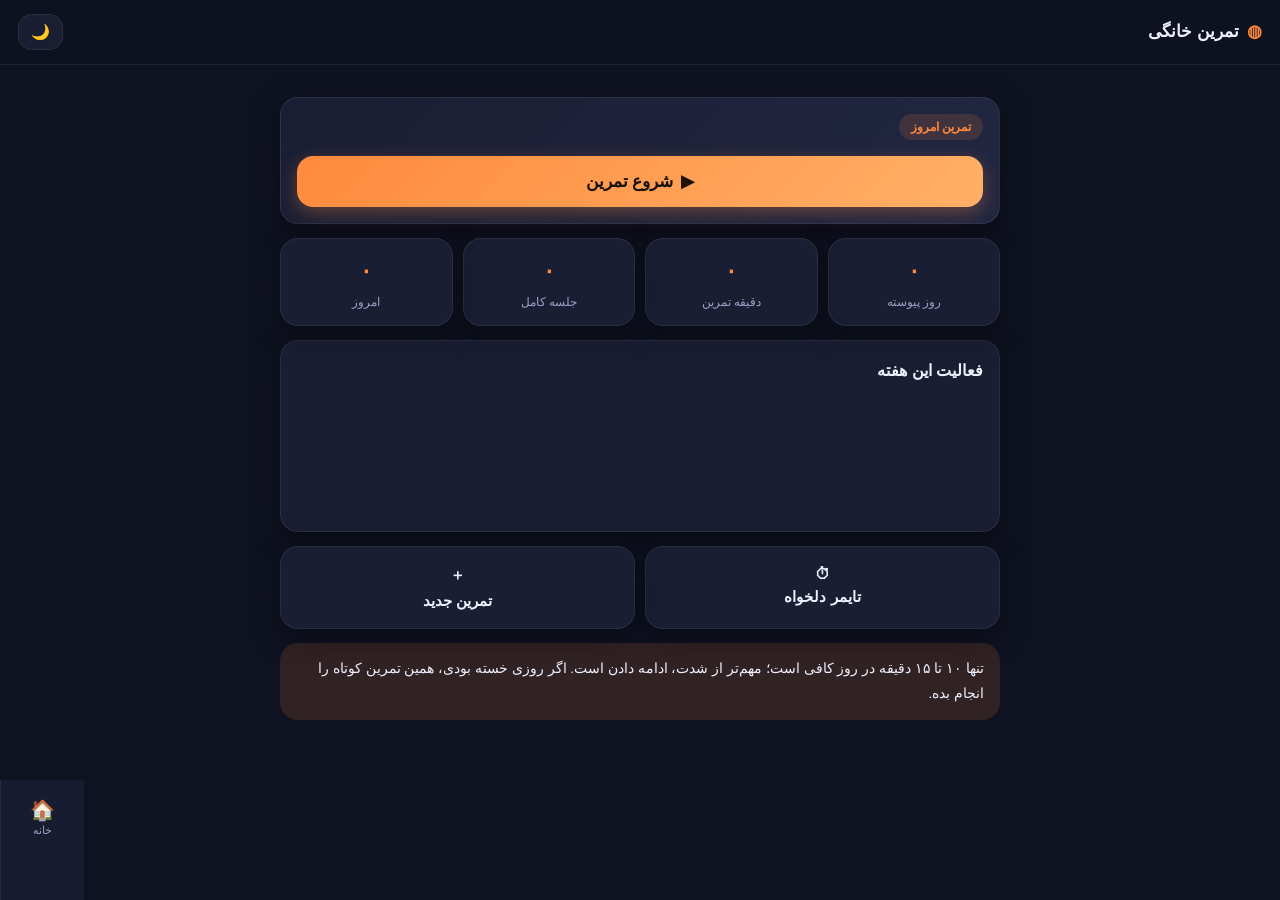
<file: Index.html>
<!DOCTYPE html>
<html lang="fa" dir="rtl">
<head>
<meta charset="UTF-8"/>
<meta name="viewport" content="width=device-width, initial-scale=1, viewport-fit=cover"/>
<meta name="theme-color" content="#0f1220"/>
<meta name="apple-mobile-web-app-capable" content="yes"/>
<meta name="apple-mobile-web-app-status-bar-style" content="black-translucent"/>
<title>تمرین خانگی — باشگاه شخصی تو</title>
<link rel="manifest" href="manifest.json"/>
<link rel="stylesheet" href="style.css"/>
</head>
<body>
<header class="topbar">
  <div class="brand"><span class="brand-mark">◍</span><span data-i18n="appName">تمرین خانگی</span></div>
  <button id="themeBtn" class="icon-btn" title="تم" aria-label="تغییر تم">🌙</button>
</header>

<main id="main">

<!-- خانه -->
<section class="page active" id="page-home">
  <h1 id="greeting" class="h1"></h1>
  <p class="muted" id="todayDate"></p>

  <div class="card hero" id="todayCard">
    <div class="hero-top"><span class="chip" data-i18n="todayWorkout">تمرین امروز</span><span class="muted" id="todayDuration"></span></div>
    <h2 id="todayName"></h2>
    <p class="muted" id="todayMeta"></p>
    <button class="btn primary big" id="homeStartBtn">▶ <span data-i18n="startWorkout">شروع تمرین</span></button>
  </div>

  <div class="stat-grid">
    <div class="card stat"><div class="stat-v" id="statStreak">۰</div><div class="stat-l" data-i18n="streak">روز پیوسته</div></div>
    <div class="card stat"><div class="stat-v" id="statMinutes">۰</div><div class="stat-l" data-i18n="totalMin">دقیقه تمرین</div></div>
    <div class="card stat"><div class="stat-v" id="statSessions">۰</div><div class="stat-l" data-i18n="sessions">جلسه کامل</div></div>
    <div class="card stat"><div class="stat-v" id="statDone">۰</div><div class="stat-l" data-i18n="todayDone">امروز</div></div>
  </div>

  <div class="card">
    <h3 data-i18n="weekActivity">فعالیت این هفته</h3>
    <div class="bars" id="weekBars"></div>
  </div>

  <div class="row2">
    <button class="card action" id="quickTimerBtn">⏱ <div data-i18n="customTimer">تایمر دلخواه</div></button>
    <button class="card action" id="newRoutineBtn">＋ <div data-i18n="newRoutine">تمرین جدید</div></button>
  </div>

  <div class="tip" data-i18n="tip1">تنها ۱۰ تا ۱۵ دقیقه در روز کافی است؛ مهم‌تر از شدت، ادامه دادن است.</div>
</section>

<!-- تمرین‌ها -->
<section class="page" id="page-workouts">
  <h1 class="h1" data-i18n="workouts">تمرین‌ها</h1>
  <div id="routineList"></div>
  <button class="btn primary big" id="newRoutineBtn2">＋ <span data-i18n="newRoutine">تمرین جدید</span></button>
</section>

<!-- ساخت تمرین -->
<section class="page" id="page-builder">
  <button class="btn ghost back" id="builderBack">‹ <span data-i18n="back">بازگشت</span></button>
  <h1 class="h1" data-i18n="routineBuilder">ساخت تمرین</h1>
  <div class="card form">
    <label><span data-i18n="name">نام</span><input id="bName" type="text" placeholder="مثلاً شروع قوی"/></label>
    <label><span data-i18n="description">توضیح (اختیاری)</span><input id="bDesc" type="text"/></label>
    <div class="grid3">
      <label><span data-i18n="rounds">دور</span><input id="bRounds" type="number" min="1" max="10" value="1"/></label>
      <label><span data-i18n="restRound">استراحت بین دورها (ثانیه)</span><input id="bRestRounds" type="number" min="0" value="30"/></label>
      <label><span data-i18n="prepare">آماده‌سازی اولیه (ثانیه)</span><input id="bPrepare" type="number" min="0" value="5"/></label>
    </div>
    <label class="check"><input id="bSkipLast" type="checkbox" checked/><span data-i18n="skipLastRest">استراحت بعد از آخرین حرکت نگیر</span></label>
    <label class="check"><input id="bCooldown" type="checkbox"/><span data-i18n="cooldownOn">سرد کردن بدن در پایان (۱۲۰ ثانیه)</span></label>
  </div>
  <h3 data-i18n="exercises">حرکت‌ها</h3>
  <div id="bExList"></div>
  <div class="card form">
    <button class="btn ghost" id="bAddLib">📚 <span data-i18n="addFromLib">افزودن از کتابخانه</span></button>
    <button class="btn ghost" id="bAddNew">＋ <span data-i18n="addCustom">حرکت دلخواه</span></button>
    <div class="est muted" id="bEst"></div>
  </div>
  <button class="btn primary big" id="bSave">💾 <span data-i18n="save">ذخیره</span></button>
</section>

<!-- اجرای تمرین -->
<section class="page" id="page-player">
  <div class="player">
    <div class="ph-row"><span class="chip phase-chip" id="pPhase"></span><span class="muted" id="pRound"></span></div>
    <h2 id="pName"></h2>
    <div class="ring-wrap">
      <svg viewBox="0 0 200 200" class="ring">
        <circle cx="100" cy="100" r="88" class="ring-bg"/>
        <circle cx="100" cy="100" r="88" class="ring-fg" id="ringFg"/>
      </svg>
      <div class="ring-txt"><div class="time" id="pTime">۰۰:۰۰</div><div class="muted" id="pNext"></div></div>
    </div>
    <div class="progress-line"><div id="pProg"></div></div>
    <div class="p-controls">
      <button class="icon-btn" id="pMinus" title="-۱۵ ثانیه">−۱۵</button>
      <button class="btn primary round" id="pPlay">⏸</button>
      <button class="icon-btn" id="pSkip" title="بعدی">⏭</button>
      <button class="icon-btn" id="pRestart" title="از اول این بخش">↺</button>
    </div>
    <div class="p-controls small">
      <button class="icon-btn" id="pPlus">+۱۵</button>
      <button class="icon-btn" id="pSound">🔊</button>
      <button class="icon-btn" id="pVibe">📳</button>
      <button class="icon-btn danger" id="pStop">⏹</button>
    </div>
  </div>
  <div class="summary hidden" id="pSummary">
    <h2 id="sTitle"></h2>
    <div class="card stat"><div class="stat-v" id="sDur"></div><div class="stat-l" data-i18n="duration">مدت تمرین</div></div>
    <div class="est muted" id="sDetail"></div>
    <button class="btn primary big" id="sSave">💾 <span data-i18n="saveSession">ذخیره نتیجه</span></button>
    <button class="btn ghost big" id="sDiscard" data-i18n="discard">بدون ذخیره</button>
  </div>
</section>

<!-- تایمر دلخواه -->
<section class="page" id="page-timer">
  <h1 class="h1" data-i18n="customTimer">تایمر دلخواه</h1>
  <div class="presets" id="presets"></div>
  <div class="card form grid3">
    <label><span data-i18n="exerciseSec">تمرین (ثانیه)</span><input id="tWork" type="number" min="1" max="3600" value="30"/></label>
    <label><span data-i18n="restSec">استراحت (ثانیه)</span><input id="tRest" type="number" min="0" max="3600" value="15"/></label>
    <label><span data-i18n="rounds">دور</span><input id="tRounds" type="number" min="1" max="50" value="8"/></label>
    <label><span data-i18n="prepare">آماده‌سازی (ثانیه)</span><input id="tPrep" type="number" min="0" max="120" value="5"/></label>
    <label><span data-i18n="cooldownSec">سرد کردن (ثانیه، ۰ = خاموش)</span><input id="tCool" type="number" min="0" max="600" value="0"/></label>
  </div>
  <div class="est muted" id="tEst"></div>
  <button class="btn primary big" id="tStart">▶ <span data-i18n="startTimer">شروع تایمر</span></button>
</section>

<!-- پیشرفت -->
<section class="page" id="page-progress">
  <h1 class="h1" data-i18n="progress">پیشرفت</h1>
  <div class="stat-grid">
    <div class="card stat"><div class="stat-v" id="prSessions">۰</div><div class="stat-l" data-i18n="sessions">جلسه کامل</div></div>
    <div class="card stat"><div class="stat-v" id="prMin">۰</div><div class="stat-l" data-i18n="totalMin">دقیقه</div></div>
    <div class="card stat"><div class="stat-v" id="prStreak">۰</div><div class="stat-l" data-i18n="streakNow">پیوسته فعلی</div></div>
    <div class="card stat"><div class="stat-v" id="prBest">۰</div><div class="stat-l" data-i18n="streakBest">رکورد</div></div>
  </div>
  <div class="card"><h3 data-i18n="weekActivity">فعالیت این هفته</h3><div class="bars" id="prBars"></div></div>
  <div class="card"><h3 data-i18n="calendar">تقویم تمرین</h3><div class="cal" id="prCal"></div></div>
  <div class="card"><h3 data-i18n="history">تاریخچه</h3><div id="prList"></div></div>
  <button class="btn danger big" id="clearHistory">🗑 <span data-i18n="clearHistory">پاک کردن تاریخچه</span></button>
</section>

<!-- تنظیمات -->
<section class="page" id="page-settings">
  <h1 class="h1" data-i18n="settings">تنظیمات</h1>
  <div class="card form">
    <label><span data-i18n="language">زبان</span><select id="setLang"><option value="fa">فارسی</option><option value="en">English</option></select></label>
    <label><span data-i18n="theme">تم</span><select id="setTheme"><option value="dark" data-i18n="dark">تیره</option><option value="light" data-i18n="light">روشن</option></select></label>
  </div>
  <div class="card form">
    <label class="check"><input id="setSound" type="checkbox" checked/><span data-i18n="sound">صدای اعلام</span></label>
    <label class="check"><input id="setVibe" type="checkbox" checked/><span data-i18n="vibration">لرزش (در صورت پشتیبانی)</span></label>
    <label class="check"><input id="setAuto" type="checkbox" checked/><span data-i18n="autoNext">رفتن خودکار به بخش بعد</span></label>
    <label class="check"><input id="setAwake" type="checkbox" checked/><span data-i18n="keepAwake">روشن نگه داشتن صفحه</span></label>
    <label class="check"><input id="setConfirm" type="checkbox" checked/><span data-i18n="confirmStop">تأیید قبل از پایان تمرین</span></label>
    <label class="check"><input id="setTick" type="checkbox" checked/><span data-i18n="tick">شمارش ۳-۲-۱ قبل هر حرکت</span></label>
  </div>
  <div class="card form grid3">
    <label><span data-i18n="prepare">آماده‌سازی (ثانیه)</span><input id="setPrep" type="number" min="0" max="60" value="5"/></label>
    <label><span data-i18n="defaultWork">مدت پیش‌فرض حرکت (ثانیه)</span><input id="setWork" type="number" min="1" max="1800" value="30"/></label>
    <label><span data-i18n="defaultRest">استراحت پیش‌فرض (ثانیه)</span><input id="setRest" type="number" min="0" max="600" value="15"/></label>
    <label><span data-i18n="defaultRounds">تعداد دور پیش‌فرض</span><input id="setRounds" type="number" min="1" max="10" value="1"/></label>
  </div>
  <p class="muted small" data-i18n="bgNote">توجه: صدا و لرزش بستگی به مرورگر و دستگاه دارد.</p>
  <div class="card form">
    <button class="btn ghost" id="exportBtn">⬇ <span data-i18n="export">خروجی گرفتن داده‌ها</span></button>
    <button class="btn ghost" id="importBtn">⬆ <span data-i18n="import">بازگردانی داده‌ها</span></button>
    <input type="file" id="importFile" accept="application/json" hidden/>
    <button class="btn danger" id="resetBtn">🗑 <span data-i18n="resetAll">بازنشانی کامل برنامه</span></button>
  </div>
</section>
</main>

<nav class="navbar" id="navbar"></nav>

<dialog id="dlg"><div class="card dlg"><h3 id="dlgTitle"></h3><p class="muted" id="dlgMsg"></p><div class="row2"><button class="btn ghost" id="dlgCancel"></button><button class="btn primary" id="dlgOk"></button></div></div></dialog>

<dialog id="libDlg"><div class="card dlg"><h3 data-i18n="addFromLib">افزودن از کتابخانه</h3><div class="lib-list" id="libList"></div><button class="btn ghost" id="libClose"></button></div></dialog>

<dialog id="exDlg"><div class="card dlg"><h3 id="exDlgTitle"></h3>
  <div class="form">
    <label><span data-i18n="name">نام</span><input id="eFa" type="text"/></label>
    <label><span data-i18n="nameEn">نام انگلیسی (اختیاری)</span><input id="eEn" type="text" dir="ltr"/></label>
    <label><span data-i18n="instructions">راهنمای اجرا</span><textarea id="eHow" rows="2"></textarea></label>
    <label><span data-i18n="muscles">عضلات هدف</span><input id="eMus" type="text"/></label>
    <div class="grid3">
      <label><span data-i18n="difficulty">سطح</span><select id="eDiff"><option value="1" data-i18n="easy">آسان</option><option value="2" data-i18n="medium">متوسط</option><option value="3" data-i18n="hard">سخت</option></select></label>
      <label><span data-i18n="duration">مدت (ثانیه)</span><input id="eDur" type="number" min="1" value="30"/></label>
      <label><span data-i18n="reps">تکرار (اختیاری)</span><input id="eReps" type="text" placeholder="۱۰"/></label>
      <label><span data-i18n="repMode">روش شمارش</span><select id="eMode"><option value="time" data-i18n="countdown">تایمر شمارشی</option><option value="manual" data-i18n="manual">دستی (خودم تمام می‌کنم)</option></select></label>
      <label><span data-i18n="restAfter">استراحت بعد (ثانیه)</span><input id="eRest" type="number" min="0" value="15"/></label>
    </div>
    <label><span data-i18n="safety">نکته ایمنی</span><input id="eSafe" type="text"/></label>
  </div>
  <div class="row2"><button class="btn ghost" id="exCancel"></button><button class="btn primary" id="exOk"></button></div>
</div></dialog>

<script src="store.js"></script>
<script src="i18n.js"></script>
<script src="exercises.js"></script>
<script src="audio.js"></script>
<script src="timer.js"></script>
<script src="routines.js"></script>
<script src="ui.js"></script>
<script src="app.js"></script>
</body>
</html>
</file>
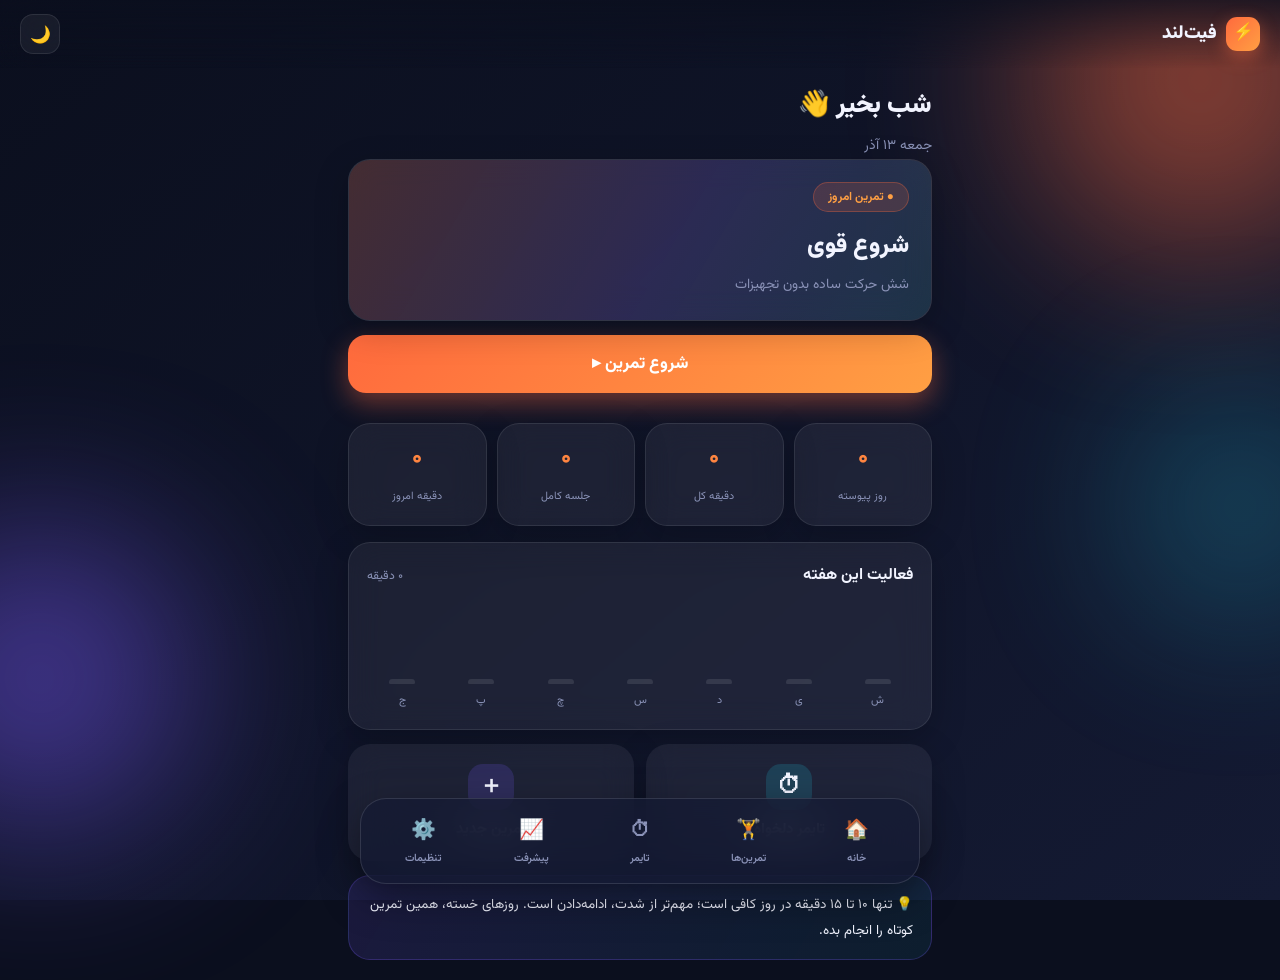
<file: index.html>
<!DOCTYPE html>
<html lang="fa" dir="rtl">
<head>
<meta charset="UTF-8"/>
<meta name="viewport" content="width=device-width, initial-scale=1, viewport-fit=cover"/>
<title>فیت‌لند | تمرین خانگی حرفه‌ای</title>
<link rel="preconnect" href="https://fonts.googleapis.com"/>
<link href="https://fonts.googleapis.com/css2?family=Vazirmatn:wght@300;400;600;800;900&display=swap" rel="stylesheet"/>
<style>
*{margin:0;padding:0;box-sizing:border-box;-webkit-tap-highlight-color:transparent}
:root{
 --bg1:#0b0f1e;--bg2:#141a33;
 --glass:rgba(255,255,255,.06);--glass2:rgba(255,255,255,.1);
 --line:rgba(255,255,255,.09);
 --txt:#f2f4ff;--mut:#8b93b8;
 --c1:#ff6a3d;--c2:#ff9f43;--c3:#7c5cff;--c4:#22d3ee;
 --ok:#2dd4a7;--rest:#4f9dff;
 --r:22px;
}
body.light{--bg1:#eef1fb;--bg2:#e2e8f8;--glass:rgba(255,255,255,.72);--glass2:rgba(255,255,255,.9);--line:rgba(20,30,80,.1);--txt:#181d35;--mut:#6a7194}
html,body{height:100%}
body{font-family:Vazirmatn,Tahoma,sans-serif;background:var(--bg1);color:var(--txt);line-height:1.9;padding-bottom:110px;overflow-x:hidden}
/* پس‌زمینه گرادیانی متحرک */
.bg{position:fixed;inset:0;z-index:-2;background:linear-gradient(140deg,var(--bg1),var(--bg2));}
.orb{position:fixed;border-radius:50%;filter:blur(90px);opacity:.5;z-index:-1;animation:drift 16s ease-in-out infinite alternate}
.orb1{width:340px;height:340px;background:#ff6a3d;top:-90px;right:-90px}
.orb2{width:300px;height:300px;background:#7c5cff;bottom:8%;left:-110px;animation-delay:-6s}
.orb3{width:220px;height:220px;background:#22d3ee;top:44%;right:-70px;opacity:.3;animation-delay:-11s}
body.light .orb{opacity:.32}
@keyframes drift{from{transform:translate(0,0) scale(1)}to{transform:translate(-46px,38px) scale(1.14)}}
/* نوار بالا */
.top{position:sticky;top:0;z-index:40;display:flex;justify-content:space-between;align-items:center;padding:14px 20px;backdrop-filter:blur(18px);-webkit-backdrop-filter:blur(18px);background:linear-gradient(180deg,rgba(11,15,30,.75),transparent)}
body.light .top{background:linear-gradient(180deg,rgba(238,241,251,.8),transparent)}
.logo{font-weight:900;font-size:1.15rem;display:flex;align-items:center;gap:9px}
.logo i{width:34px;height:34px;border-radius:11px;background:linear-gradient(135deg,var(--c1),var(--c2));display:grid;place-items:center;font-style:normal;font-size:1.05rem;color:#fff;box-shadow:0 6px 18px rgba(255,106,61,.45)}
.tbtn{width:40px;height:40px;border-radius:13px;border:1px solid var(--line);background:var(--glass);color:var(--txt);font-size:1.05rem;cursor:pointer;backdrop-filter:blur(10px)}
.tbtn:active{transform:scale(.92)}
main{max-width:620px;margin:0 auto;padding:8px 18px 20px}
.page{display:none}
.page.on{display:block;animation:in .35s cubic-bezier(.2,.8,.2,1)}
@keyframes in{from{opacity:0;transform:translateY(16px)}to{opacity:1}}
.h1{font-size:1.6rem;font-weight:900;margin:6px 0 2px}
.sub{color:var(--mut);font-size:.86rem}
.glass{background:var(--glass);border:1px solid var(--line);border-radius:var(--r);backdrop-filter:blur(16px);-webkit-backdrop-filter:blur(16px);box-shadow:0 10px 34px rgba(0,0,0,.22)}
body.light .glass{box-shadow:0 10px 30px rgba(30,40,90,.1)}
.card{padding:18px;margin-bottom:14px}
.hero{position:relative;overflow:hidden;padding:22px}
.hero::before{content:"";position:absolute;inset:0;background:linear-gradient(120deg,rgba(255,106,61,.18),rgba(124,92,255,.16) 55%,rgba(34,211,238,.1));pointer-events:none}
.hero>*{position:relative}
.tag{display:inline-flex;align-items:center;gap:6px;background:rgba(255,106,61,.16);color:var(--c2);border:1px solid rgba(255,106,61,.3);padding:3px 14px;border-radius:99px;font-size:.74rem;font-weight:700}
.hero h2{font-size:1.5rem;font-weight:900;margin:12px 0 2px}
.btn{font-family:inherit;border:none;cursor:pointer;font-weight:800;color:var(--txt);border-radius:16px;transition:transform .12s}
.btn:active{transform:scale(.96)}
.btn.pri{background:linear-gradient(135deg,var(--c1),var(--c2));color:#fff;box-shadow:0 10px 26px rgba(255,106,61,.4)}
.btn.gho{background:var(--glass2);border:1px solid var(--line);backdrop-filter:blur(10px)}
.btn.dng{background:rgba(255,92,108,.12);border:1px solid rgba(255,92,108,.4);color:#ff8090}
.btn.big{width:100%;padding:16px;font-size:1.05rem;border-radius:18px;margin:14px 0}
.grid4{display:grid;grid-template-columns:repeat(4,1fr);gap:10px;margin:16px 0}
.kpi{padding:14px 4px;text-align:center}
.kpi b{display:block;font-size:1.4rem;font-weight:900;background:linear-gradient(135deg,var(--c2),var(--c1));-webkit-background-clip:text;background-clip:text;-webkit-text-fill-color:transparent}
.kpi span{font-size:.68rem;color:var(--mut)}
.grid2{display:grid;grid-template-columns:1fr 1fr;gap:12px;margin-bottom:14px}
.act{border:none;cursor:pointer;color:var(--txt);padding:20px 10px;display:flex;flex-direction:column;align-items:center;gap:8px;font-family:inherit;font-weight:800;font-size:.92rem}
.act em{font-style:normal;font-size:1.5rem}
.tip{border-radius:var(--r);padding:16px 18px;font-size:.84rem;background:linear-gradient(120deg,rgba(124,92,255,.14),rgba(34,211,238,.08));border:1px solid rgba(124,92,255,.25)}
/* آیکن‌های ورزشی داخل اکشن‌ها */
.ico{width:46px;height:46px;border-radius:15px;display:grid;place-items:center;font-size:1.3rem}
.ico1{background:rgba(255,106,61,.18)} .ico2{background:rgba(124,92,255,.18)} .ico3{background:rgba(34,211,238,.16)} .ico4{background:rgba(45,212,167,.16)}
/* لیست تمرین‌ها */
.rt{display:flex;align-items:center;gap:12px;padding:14px 16px;margin-bottom:12px}
.rt .thumb{width:52px;height:52px;border-radius:16px;flex-shrink:0;display:grid;place-items:center;font-size:1.35rem;background:linear-gradient(135deg,rgba(255,106,61,.25),rgba(124,92,255,.25))}
.rt .b{flex:1;min-width:0}
.rt b{display:block;font-size:.98rem}
.rt .m{font-size:.74rem;color:var(--mut)}
.row{display:flex;gap:6px;flex-shrink:0}
.ic{width:34px;height:34px;border-radius:11px;border:1px solid var(--line);background:var(--glass2);color:var(--txt);font-size:.85rem;cursor:pointer}
.ic.del{color:#ff8090;border-color:rgba(255,92,108,.3)}
/* فرم */
label{display:flex;flex-direction:column;gap:6px;font-size:.8rem;color:var(--mut);font-weight:600;margin-bottom:13px}
input,select,textarea{font-family:inherit;background:rgba(255,255,255,.06);border:1px solid var(--line);color:var(--txt);border-radius:14px;padding:11px 14px;font-size:.95rem;width:100%}
body.light input,body.light textarea{background:rgba(255,255,255,.8)}
input:focus{outline:none;border-color:var(--c1)}
.ck{flex-direction:row;align-items:center;gap:10px;cursor:pointer;color:var(--txt);font-size:.88rem}
.ck input{width:20px;height:20px;accent-color:var(--c1)}
.g2{display:grid;grid-template-columns:1fr 1fr;gap:0 12px}
.sec-t{font-size:1.05rem;font-weight:800;margin:16px 0 10px;display:flex;align-items:center;gap:8px}
.sec-t::after{content:"";flex:1;height:1px;background:var(--line)}
/* حرکت‌ها */
.ex{display:flex;align-items:center;gap:11px;padding:12px 14px;margin-bottom:9px;border-radius:17px;background:var(--glass2);border:1px solid var(--line)}
.ex .n{width:28px;height:28px;border-radius:9px;background:linear-gradient(135deg,var(--c3),var(--c4));color:#fff;display:grid;place-items:center;font-weight:900;font-size:.78rem;flex-shrink:0}
.ex .nm{font-weight:700;font-size:.92rem;cursor:pointer}
.ex .mt{font-size:.72rem;color:var(--mut)}
.mini{background:none;border:none;color:var(--mut);cursor:pointer;font-size:.95rem;padding:4px}
/* پلیر */
#player{text-align:center;padding:8px 0 24px}
.pchip{display:inline-flex;padding:5px 18px;border-radius:99px;font-weight:800;font-size:.85rem}
.pc-ex{background:rgba(255,106,61,.16);color:var(--c2);border:1px solid rgba(255,106,61,.35)}
.pc-rest{background:rgba(79,157,255,.14);color:#7db5ff;border:1px solid rgba(79,157,255,.3)}
.pc-pre{background:rgba(45,212,167,.14);color:#5fe6c3;border:1px solid rgba(45,212,167,.3)}
.pc-cool{background:rgba(160,120,255,.14);color:#c3a8ff;border:1px solid rgba(160,120,255,.3)}
.ph-name{font-size:1.55rem;font-weight:900;margin:14px 0 4px;min-height:1.6em}
.ringwrap{position:relative;width:min(74vw,290px);height:min(74vw,290px);margin:8px auto}
.ringwrap svg{width:100%;height:100%;transform:rotate(-90deg)}
.rbg{fill:none;stroke:rgba(255,255,255,.07);stroke-width:10}
.rfg{fill:none;stroke:url(#gr);stroke-width:10;stroke-linecap:round;stroke-dasharray:546.6;filter:drop-shadow(0 0 10px rgba(255,106,61,.55))}
.ringwrap .in{position:absolute;inset:0;display:flex;flex-direction:column;align-items:center;justify-content:center}
.tmr{font-size:clamp(2.6rem,12vw,3.6rem);font-weight:900;font-variant-numeric:tabular-nums;line-height:1.15}
.nxt{font-size:.8rem;color:var(--mut)}
.prog{height:6px;border-radius:99px;background:rgba(255,255,255,.08);overflow:hidden;margin:14px 8px}
.prog div{height:100%;width:0;border-radius:99px;background:linear-gradient(90deg,var(--c1),var(--c2),var(--c4));transition:width .35s}
.ctl{display:flex;justify-content:center;align-items:center;gap:16px;margin:6px 0}
.ctl2{gap:12px;margin-top:10px;flex-wrap:wrap}
.playbtn{width:80px;height:80px;border-radius:50%;font-size:1.7rem;background:linear-gradient(135deg,var(--c1),var(--c2));color:#fff;box-shadow:0 12px 32px rgba(255,106,61,.45)}
.sq{width:52px;height:52px;border-radius:17px;border:1px solid var(--line);background:var(--glass2);color:var(--txt);font-size:1rem;cursor:pointer}
.sq:active{transform:scale(.92)}
.sq.off{opacity:.4}
/* خلاصه */
.done-ico{font-size:3.4rem;text-align:center;margin:20px 0 6px}
/* نمودار */
.bars{display:flex;align-items:flex-end;gap:9px;height:120px;padding-top:8px}
.bcol{flex:1;display:flex;flex-direction:column;align-items:center;gap:7px;height:100%;justify-content:flex-end}
.bar{width:100%;max-width:26px;border-radius:9px 9px 4px 4px;background:linear-gradient(180deg,var(--c2),var(--c1));min-height:4px}
.bar.z{background:rgba(255,255,255,.1)}
.bcol span{font-size:.68rem;color:var(--mut)}
/* تقویم */
.cal{display:grid;grid-template-columns:repeat(7,1fr);gap:6px}
.cal div{aspect-ratio:1;border-radius:10px;background:rgba(255,255,255,.05);display:grid;place-items:center;font-size:.72rem;color:var(--mut)}
.cal .tr{background:linear-gradient(135deg,var(--c1),var(--c2));color:#fff;font-weight:800}
.cal .td{outline:2px solid var(--c2)}
.hist{padding:12px 14px;border-radius:15px;background:var(--glass2);border:1px solid var(--line);margin-bottom:9px;display:flex;justify-content:space-between;align-items:center;gap:8px}
/* ناوبری شناور */
.nav{position:fixed;bottom:16px;left:14px;right:14px;z-index:50;max-width:560px;margin:0 auto;display:flex;justify-content:space-around;padding:10px 8px;border-radius:26px;background:rgba(20,26,51,.72);border:1px solid rgba(255,255,255,.12);backdrop-filter:blur(22px);-webkit-backdrop-filter:blur(22px);box-shadow:0 14px 40px rgba(0,0,0,.4)}
body.light .nav{background:rgba(255,255,255,.82)}
.nav button{flex:1;background:none;border:none;color:var(--mut);font-family:inherit;font-size:.66rem;font-weight:600;cursor:pointer;display:flex;flex-direction:column;align-items:center;gap:3px;padding:6px 0;border-radius:14px;transition:.2s}
.nav button em{font-style:normal;font-size:1.25rem}
.nav button.on{color:var(--c2);background:rgba(255,106,61,.12)}
/* دیالوگ */
dialog{border:none;padding:0;background:none;max-width:92vw;width:430px;color:var(--txt)}
dialog::backdrop{background:rgba(5,8,18,.72);backdrop-filter:blur(4px)}
.dbox{padding:20px}
.dbox h3{font-size:1.1rem;margin-bottom:6px}
.drow{display:grid;grid-template-columns:1fr 1fr;gap:10px;margin-top:14px}
.libi{padding:11px 14px;border:1px solid var(--line);border-radius:14px;margin-bottom:8px;cursor:pointer;background:var(--glass2)}
.libi:active{border-color:var(--c1)}
.small{font-size:.76rem;color:var(--mut)}
.hidden{display:none!important}
</style>
</head>
<body>
<div class="bg"></div><div class="orb orb1"></div><div class="orb orb2"></div><div class="orb orb3"></div>

<header class="top">
<div class="logo"><i>⚡</i> فیت‌لند</div>
<button class="tbtn" id="themeBtn">🌙</button>
</header>
<main>

<section class="page on" id="p-home">
<h1 class="h1" id="greet"></h1>
<p class="sub" id="tdate"></p>
<div class="glass hero" id="heroCard">
<span class="tag">● تمرین امروز</span>
<h2 id="heroName"></h2>
<p class="sub" id="heroMeta"></p>
</div>
<button class="btn pri big" id="homeStart">شروع تمرین ▸</button>
<div class="grid4">
<div class="glass kpi"><b id="sStr">۰</b><span>روز پیوسته</span></div>
<div class="glass kpi"><b id="sMin">۰</b><span>دقیقه کل</span></div>
<div class="glass kpi"><b id="sSes">۰</b><span>جلسه کامل</span></div>
<div class="glass kpi"><b id="sTod">۰</b><span>دقیقه امروز</span></div>
</div>
<div class="glass card">
<div style="display:flex;justify-content:space-between;align-items:center"><b>فعالیت این هفته</b><span class="small" id="wTot"></span></div>
<div class="bars" id="wBars"></div>
</div>
<div class="grid2">
<button class="glass act" id="goTimer"><em class="ico ico3">⏱</em>تایمر دلخواه</button>
<button class="glass act" id="goNew"><em class="ico ico2">＋</em>تمرین جدید</button>
</div>
<div class="tip">💡 تنها ۱۰ تا ۱۵ دقیقه در روز کافی است؛ مهم‌تر از شدت، ادامه‌دادن است. روزهای خسته، همین تمرین کوتاه را انجام بده.</div>
</section>

<section class="page" id="p-list">
<h1 class="h1">تمرین‌های من</h1>
<div id="rList" style="margin-top:14px"></div>
<button class="btn pri big" id="goNew2">＋ ساخت تمرین جدید</button>
</section>

<section class="page" id="p-build">
<button class="btn gho" id="bBack" style="padding:9px 16px">‹ بازگشت</button>
<h1 class="h1" style="margin-top:12px">ساخت تمرین</h1>
<div class="glass card" style="margin-top:14px">
<label>نام تمرین<input id="bName" placeholder="مثلاً شروع قوی"/></label>
<label>توضیح (اختیاری)<input id="bDesc" placeholder="مثلاً شش حرکت ساده بدون تجهیزات"/></label>
<div class="g2">
<label>تعداد دور<input id="bRounds" type="number" min="1" max="10" value="1"/></label>
<label>استراحت بین دورها (ثانیه)<input id="bRR" type="number" min="0" value="30"/></label>
<label>آماده‌سازی اولیه (ثانیه)<input id="bPrep" type="number" min="0" value="5"/></label>
</div>
<label class="ck"><input id="bSkipLast" type="checkbox" checked/><span>بعد از آخرین حرکت استراحت نگیر</span></label>
<label class="ck"><input id="bCool" type="checkbox"/><span>سرد کردن بدن در پایان (۱۲۰ ثانیه)</span></label>
</div>
<h3 class="sec-t">حرکت‌ها</h3>
<div id="bEx"></div>
<div class="glass card">
<button class="btn gho" id="bAddLib" style="width:100%;padding:13px">📚 افزودن از کتابخانه حرکات</button>
<button class="btn gho" id="bAddNew" style="width:100%;padding:13px;margin-top:9px">＋ حرکت دلخواه جدید</button>
<p class="small" id="bEst" style="margin-top:12px;text-align:center"></p>
</div>
<button class="btn pri big" id="bSave">💾 ذخیره تمرین</button>
</section>

<section class="page" id="p-play">
<div id="player">
<div><span class="pchip pc-ex" id="phChip">آماده‌سازی</span></div>
<h2 class="ph-name" id="phName"></h2>
<div class="ringwrap">
<svg viewBox="0 0 200 200">
<defs><linearGradient id="gr" x1="0" y1="0" x2="1" y2="1">
<stop offset="0" stop-color="#ff6a3d"/><stop offset=".5" stop-color="#ff9f43"/><stop offset="1" stop-color="#22d3ee"/>
</linearGradient></defs>
<circle class="rbg" cx="100" cy="100" r="87"/><circle class="rfg" id="rf" cx="100" cy="100" r="87"/>
</svg>
<div class="in"><div class="tmr" id="phTime">۰۰:۰۰</div><div class="nxt" id="phNext"></div></div>
</div>
<div class="prog"><div id="phProg"></div></div>
<div class="ctl">
<button class="sq" id="pM15">−۱۵</button>
<button class="btn playbtn" id="pPlay">⏸</button>
<button class="sq" id="pSkip">⏭</button>
</div>
<div class="ctl ctl2">
<button class="sq" id="pP15">+۱۵</button>
<button class="sq" id="pRst">↺</button>
<button class="sq" id="pSnd">🔊</button>
<button class="sq" id="pStop" style="color:#ff8090">⏹</button>
</div>
<p class="small" id="phRound" style="margin-top:8px"></p>
</div>
<div id="summary" class="hidden">
<div class="done-ico" id="smIco">🎉</div>
<h2 style="text-align:center" id="smTitle"></h2>
<p class="sub" style="text-align:center;margin-bottom:14px" id="smDetail"></p>
<div class="glass kpi" style="padding:22px"><b id="smDur"></b><span>مدت این جلسه</span></div>
<button class="btn pri big" id="smSave">💾 ذخیره در پیشرفت</button>
<button class="btn gho big" id="smDrop">بدون ذخیره</button>
</div>
</section>

<section class="page" id="p-timer">
<h1 class="h1">تایمر دلخواه</h1>
<p class="sub">برنامه‌های آماده را انتخاب کن یا شخصی‌سازی کن</p>
<div style="display:flex;gap:9px;overflow-x:auto;padding:12px 0 2px" id="presets"></div>
<div class="glass card" style="margin-top:14px">
<div class="g2">
<label>تمرین (ثانیه)<input id="tW" type="number" min="1" max="3600" value="30"/></label>
<label>استراحت (ثانیه)<input id="tR" type="number" min="0" max="3600" value="15"/></label>
<label>تعداد دور<input id="tN" type="number" min="1" max="50" value="8"/></label>
<label>آماده‌سازی (ثانیه)<input id="tP" type="number" min="0" max="120" value="5"/></label>
<label>سرد کردن (۰ = خاموش)<input id="tC" type="number" min="0" max="600" value="0"/></label>
</div>
<p class="small" id="tEst" style="text-align:center"></p>
</div>
<button class="btn pri big" id="tStart">شروع تایمر ▸</button>
</section>

<section class="page" id="p-prog">
<h1 class="h1">پیشرفت</h1>
<div class="grid4" style="margin-top:14px">
<div class="glass kpi"><b id="prSes">۰</b><span>جلسه کامل</span></div>
<div class="glass kpi"><b id="prMin">۰</b><span>دقیقه</span></div>
<div class="glass kpi"><b id="prStr">۰</b><span>پیوسته فعلی</span></div>
<div class="glass kpi"><b id="prBst">۰</b><span>رکورد</span></div>
</div>
<div class="glass card"><b>فعالیت این هفته</b><div class="bars" id="prBars"></div></div>
<div class="glass card"><b>تقویم این ماه</b><div class="cal" id="prCal" style="margin-top:12px"></div></div>
<h3 class="sec-t">تاریخچه</h3>
<div id="prList"></div>
</section>

<section class="page" id="p-set">
<h1 class="h1">تنظیمات</h1>
<div class="glass card" style="margin-top:14px">
<label class="ck"><input id="oSound" type="checkbox" checked/><span>صدای اعلام حرکت و استراحت</span></label>
<label class="ck"><input id="oVib" type="checkbox" checked/><span>لرزش (در صورت پشتیبانی دستگاه)</span></label>
<label class="ck"><input id="oAuto" type="checkbox" checked/><span>رفتن خودکار به بخش بعد</span></label>
<label class="ck"><input id="oTick" type="checkbox" checked/><span>شمارش معکوس ۳، ۲، ۱ قبل هر حرکت</span></label>
<label class="ck"><input id="oConfirm" type="checkbox" checked/><span>تأیید قبل از رهاکردن تمرین</span></label>
</div>
<div class="glass card">
<div class="g2">
<label>آماده‌سازی پیش‌فرض<input id="oPrep" type="number" min="0" max="60" value="5"/></label>
<label>مدت پیش‌فرض حرکت<input id="oWork" type="number" min="1" max="1800" value="30"/></label>
<label>استراحت پیش‌فرض<input id="oRest" type="number" min="0" max="600" value="15"/></label>
</div>
</div>
<div class="glass card">
<button class="btn gho" id="btnExport" style="width:100%;padding:13px">⬇ خروجی گرفتن از داده‌ها (JSON)</button>
<button class="btn gho" id="btnImport" style="width:100%;padding:13px;margin-top:9px">⬆ بازگردانی داده‌ها</button>
<input type="file" id="importFile" accept=".json" class="hidden"/>
<button class="btn dng" id="btnReset" style="width:100%;padding:13px;margin-top:9px">🗑 بازنشانی کامل</button>
</div>
<p class="small" style="padding:0 6px">توجه: وقتی صفحه در پس‌زمینه یا گوشی قفل باشد، ادامه صدا و تایمر به مرورگر و دستگاه بستگی دارد.</p>
</section>

</main>
<nav class="nav" id="nav"></nav>

<dialog id="dlg"><div class="glass dbox"><h3 id="dTitle"></h3><p class="sub" id="dMsg"></p>
<div class="drow"><button class="btn gho" id="dNo" style="padding:12px">انصراف</button><button class="btn pri" id="dYes" style="padding:12px">تأیید</button></div></div></dialog>
<dialog id="dlgLib"><div class="glass dbox"><h3>کتابخانه حرکات</h3><p class="sub">برای افزودن، روی حرکت بزن</p>
<div id="libList" style="max-height:52vh;overflow:auto;margin:12px 0"></div>
<button class="btn gho" id="libClose" style="width:100%;padding:12px">بستن</button></div></dialog>
<dialog id="dlgEx"><div class="glass dbox"><h3>حرکت جدید</h3>
<label style="margin-top:10px">نام حرکت<input id="eFa" placeholder="مثلاً اسکات"/></label>
<label>راهنمای اجرا<input id="eHow" placeholder="مثلاً کمر صاف، زانو پشت پنجه"/></label>
<div class="g2">
<label>مدت (ثانیه)<input id="eDur" type="number" min="1" value="30"/></label>
<label>استراحت بعد (ثانیه)<input id="eRest" type="number" min="0" value="15"/></label>
</div>
<label class="ck"><input id="eManual" type="checkbox"/><span>حالت دستی: خودم تکرارها را می‌زنم</span></label>
<div class="drow"><button class="btn gho" id="exCancel" style="padding:12px">انصراف</button><button class="btn pri" id="exOk" style="padding:12px">افزودن</button></div>
</div></dialog>

<script>
"use strict";
/* ================= ذخیره‌سازی ================= */
var KEY="fitland.v1";
function uid(){return Date.now().toString(36)+Math.random().toString(36).slice(2,7)}
function defaults(){return{
 settings:{sound:true,vib:true,auto:true,tick:true,confirm:true,prep:5,work:30,rest:15,theme:"dark"},
 routines:[{id:"starter",name:"شروع قوی",desc:"شش حرکت ساده بدون تجهیزات",rounds:1,restRounds:30,prepare:5,skipLast:true,cooldown:false,
  exercises:[
   {id:uid(),fa:"راه رفتن درجا",how:"با گام‌های آرام شروع کن و کم‌کم سرعت را بالا ببر.",dur:120,rest:0,manual:false},
   {id:uid(),fa:"نشستن و بلند شدن از صندلی",how:"روی لبه صندلی بنشین و بدون کمک دست بلند شو.",dur:30,rest:15,manual:false},
   {id:uid(),fa:"شنا روی دیوار",how:"کف دست روی دیوار، آرنج‌ها را خم و باز کن.",dur:30,rest:15,manual:false},
   {id:uid(),fa:"دست و پای مخالف",how:"چهار دست‌وپا؛ دست و پای مخالف را هم‌زمان صاف کن.",dur:30,rest:15,manual:false},
   {id:uid(),fa:"بالا آمدن روی پنجه",how:"روی پنجه بالا برو، نگه دار، آرام پایین بیا.",dur:30,rest:0,manual:false},
   {id:uid(),fa:"سرد کردن بدن",how:"راه رفتن آرام و کشش سبک.",dur:120,rest:0,manual:false}
  ]}],
 history:[]};}
var D=null;
var Store={
 load:function(){var d=null;try{d=JSON.parse(localStorage.getItem(KEY))}catch(e){}
  D=(d&&d.routines&&d.settings)?d:defaults();this.mig();},
 save:function(){try{localStorage.setItem(KEY,JSON.stringify(D))}catch(e){}},
 mig:function(){var s=defaults().settings;for(var k in s)if(D.settings[k]===undefined)D.settings[k]=s[k];},
 reset:function(){D=defaults();this.save();}};
var LIB=[
 {fa:"چرخش شانه",how:"شانه‌ها را آرام به بالا و عقب بچرخان.",dur:30},
 {fa:"اسکات با صندلی",how:"با کنترل پایین برو و بلند شو.",dur:30},
 {fa:"پل باسن",how:"به پشت دراز بکش، زانو خم؛ باسن را بالا ببر.",dur:30},
 {fa:"شنا زانو",how:"زانو روی زمین، کمر صاف.",dur:30},
 {fa:"پلانک از زانو",how:"ساعد روی زمین، بدن یک خط.",dur:20},
 {fa:"کرانچ شکم",how:"شانه‌ها را کمی از زمین بلند کن.",dur:30},
 {fa:"لانژ ثابت",how:"یک پا جلو، زانوی عقب پایین بیاید.",dur:30},
 {fa:"کشش پشت پا",how:"نشسته به سمت پنجه‌ها خم شو.",dur:60}];
/* ================= ابزار ================= */
function $(id){return document.getElementById(id)}
function fa(n){return String(n).replace(/\d/g,function(d){return "۰۱۲۳۴۵۶۷۸۹"[d]})}
function mmss(s){s=Math.max(0,Math.ceil(s));return fa(String(Math.floor(s/60)).padStart(2,"0"))+":"+fa(String(s%60).padStart(2,"0"))}
function esc(s){return String(s).replace(/[&<>"]/g,function(c){return{"&":"&amp;","<":"&lt;",">":"&gt;",'"':"&quot;"}[c]})}
function dayKey(d){var x=new Date(d);return x.getFullYear()+"-"+String(x.getMonth()+1).padStart(2,"0")+"-"+String(x.getDate()).padStart(2,"0")}
/* ================= صدا و لرزش ================= */
var Sfx={ctx:null,
 ac:function(){var A=window.AudioContext||window.webkitAudioContext;if(!A)return null;
  if(!this.ctx)this.ctx=new A();if(this.ctx.state==="suspended")this.ctx.resume().catch(function(){});return this.ctx},
 tone:function(f,dur,vol){if(!D.settings.sound)return;var a=this.ac();if(!a)return;
  try{var o=a.createOscillator(),g=a.createGain();o.frequency.value=f;
   g.gain.setValueAtTime(vol||.25,a.currentTime);
   g.gain.exponentialRampToValueAtTime(.001,a.currentTime+(dur||.15));
   o.connect(g);g.connect(a.destination);o.start();o.stop(a.currentTime+(dur||.15))}catch(e){}},
 tick:function(){this.tone(660,.09,.18)},
 go:function(){this.tone(880,.2,.3);var s=this;setTimeout(function(){s.tone(1175,.2,.3)},160)},
 restStart:function(){this.tone(520,.18,.22)},
 finish:function(){var s=this;[784,988,1175].forEach(function(f,i){setTimeout(function(){s.tone(f,.28,.3)},i*180)})},
 vibe:function(p){if(!D.settings.vib)return;try{if(navigator.vibrate)navigator.vibrate(p)}catch(e){}}};
/* ================= موتور تایمر ================= */
var E={segs:[],i:0,run:false,el:0,last:0,raf:0,t0:0,kind:"routine",routine:null,tickAt:-1,completed:false,
 build:function(r){var s=[],self=this;
  function add(t,d,name,ex,round){if(d>0)s.push({t:t,d:Math.round(d),name:name,ex:ex,round:round})}
  if(r.prepare>0)add("pre",r.prepare,"آماده‌سازی",null,1);
  for(var rd=1;rd<=r.rounds;rd++){
   r.exercises.forEach(function(ex,i){
    var lastG=(rd===r.rounds&&i===r.exercises.length-1);
    add("ex",ex.manual?30:ex.dur,ex.fa,ex,rd);
    if(!(r.skipLast&&lastG)&&ex.rest>0)add("rest",ex.rest,"استراحت",null,rd);
   });
   if(rd<r.rounds&&r.restRounds>0)add("rest",r.restRounds,"استراحت بین دورها",null,rd);
  }
  if(r.cooldown)add("cool",120,"سرد کردن بدن",null,r.rounds);
  return s;},
 buildCustom:function(w,r,n,p,c){var s=[];
  function add(t,d,name){if(d>0)s.push({t:t,d:Math.round(d),name:name,ex:null,round:0})}
  add("pre",p,"آماده‌سازی");
  for(var i=1;i<=n;i++){add("ex",w,"تمرین");if(r>0&&!(i===n&&c===0))add("rest",r,"استراحت");}
  add("cool",c,"سرد کردن بدن");return s;},
 plan:function(){return this.segs.reduce(function(a,s){return a+s.d},0)},
 done:function(){var a=0,i;for(i=0;i<this.i;i++)a+=this.segs[i].d;
  if(this.segs[this.i])a+=Math.min(this.el,this.segs[this.i].d);return a},
 start:function(segs,kind,routine){cancelAnimationFrame(this.raf);
  this.segs=segs;this.i=0;this.kind=kind;this.routine=routine||null;
  this.run=false;this.el=0;this.t0=Date.now();this.completed=false;
  show("p-play");$("summary").classList.add("hidden");$("player").classList.remove("hidden");
  this.enter();this.pause();this.loop();},
 enter:function(){var s=this.segs[this.i];if(!s)return;this.el=0;this.tickAt=-1;
  var cls={ex:"pc-ex",rest:"pc-rest",pre:"pc-pre",cool:"pc-cool"}[s.t]||"pc-ex";
  $("phChip").textContent=s.name;$("phChip").className="pchip "+cls;
  $("phName").textContent=s.name;
  $("phRound").textContent=s.round>1?("دور "+fa(s.round)+" از "+fa((this.routine&&this.routine.rounds)||0)):"";
  var nx=this.segs[this.i+1];
  $("phNext").textContent=nx?("بعدی: "+nx.name):"آخرین بخش!";
  var col={ex:"#ff6a3d",rest:"#4f9dff",pre:"#2dd4a7",cool:"#a078ff"}[s.t];
  $("rf").style.stroke=col;
  if(s.t==="ex")Sfx.vibe([120,80,120]);else Sfx.vibe(60);},
 play:function(){this.run=true;this.last=performance.now();$("pPlay").textContent="⏸"},
 pause:function(){this.run=false;$("pPlay").textContent="▶"},
 toggle:function(){this.run?this.pause():this.play()},
 restart:function(){this.el=0;this.tickAt=-1},
 skip:function(){this.i++;if(this.i>=this.segs.length)this.finish();else this.enter()},
 add15:function(sec){var s=this.segs[this.i];if(!s||s.t==="pre")return;s.d=Math.max(1,s.d+sec)},
 finish:function(){this.run=false;cancelAnimationFrame(this.raf);
  Sfx.finish();Sfx.vibe([200,100,200,100,300]);
  $("player").classList.add("hidden");$("summary").classList.remove("hidden");
  $("smIco").textContent="🎉";$("smTitle").textContent="آفرین! تمرین تمام شد";
  $("smDetail").textContent="امروز هم به بدنت اهمیت دادی.";
  $("smDur").textContent=fa(Math.round((Date.now()-this.t0)/1000/60));
  this.completed=true;},
 abandon:function(){this.run=false;cancelAnimationFrame(this.raf);
  $("player").classList.add("hidden");$("summary").classList.remove("hidden");
  $("smIco").textContent="💪";$("smTitle").textContent="تمرین نیمه‌کاره";
  $("smDetail").textContent="همین که شروع کردی مهم است؛ دفعه بعد کاملش کن!";
  $("smDur").textContent=fa(Math.round((Date.now()-this.t0)/1000/60));
  this.completed=false;},
 loop:function(){var self=this;
  this.raf=requestAnimationFrame(function(){self.loop()});
  var s=this.segs[this.i];if(!s)return;
  var now=performance.now();
  if(this.run){var dt=(now-this.last)/1000;this.el+=Math.min(dt,2)}
  this.last=now;
  var rem=Math.max(0,s.d-this.el);
  if(D.settings.tick&&this.run&&rem<=3&&rem>0&&this.tickAt!==rem){this.tickAt=rem;Sfx.tick()}
  $("phTime").textContent=mmss(rem);
  $("rf").style.strokeDashoffset=String(546.6*(rem/s.d));
  $("phProg").style.width=Math.min(100,Math.round(this.done()/this.plan()*100))+"%";
  if(this.run&&s.t!=="pre"&&this.el>=s.d){
   if(!D.settings.auto){this.pause();return}
   s.t==="ex"?Sfx.go():Sfx.restStart();
   this.i++;if(this.i>=this.segs.length)this.finish();else this.enter();
  }},
 sessSec:function(){return Math.round((Date.now()-this.t0)/1000)}};
/* ================= نمایش ================= */
function show(id){document.querySelectorAll(".page").forEach(function(p){p.classList.remove("on")});
 $(id).classList.add("on");
 document.querySelectorAll("#nav button").forEach(function(b){b.classList.toggle("on",b.dataset.p===id)});
 window.scrollTo(0,0);
 if(id==="p-home")renderHome();if(id==="p-list")renderList();
 if(id==="p-prog")renderProg();if(id==="p-timer")updTEst();}
function stats(){var h=D.history.filter(function(x){return x.completed});
 var totalMin=Math.round(h.reduce(function(a,x){return a+x.sec},0)/60);
 var days={};h.forEach(function(x){days[dayKey(x.date)]=1});
 var keys=Object.keys(days).sort();
 var best=0,run=0,prev=null;
 keys.forEach(function(k){var d=new Date(k);
  run=(prev&&(d-prev)===86400000)?run+1:1;best=Math.max(best,run);prev=d;});
 var cur=0,pr=new Date();
 if(!days[dayKey(pr)])pr.setDate(pr.getDate()-1);
 while(days[dayKey(pr)]){cur++;pr.setDate(pr.getDate()-1)}
 var week=[],tot=0;
 for(var i=6;i>=0;i--){var d=new Date();d.setDate(d.getDate()-i);
  var m=Math.round(h.filter(function(x){return dayKey(x.date)===dayKey(d)}).reduce(function(a,x){return a+x.sec},0)/60);
  week.push({l:["ی","د","س","چ","پ","ج","ش"][d.getDay()],min:m});tot+=m;}
 return{totalMin:totalMin,sessions:h.length,streak:cur,best:Math.max(best,cur),week:week,todayMin:week[6].min,wTot:tot};}
function drawBars(el,week){var max=Math.max(10,Math.max.apply(null,week.map(function(w){return w.min})));
 el.innerHTML=week.map(function(w){return '<div class="bcol"><div class="bar'+(w.min?"":" z")+'" style="height:'+(w.min?Math.max(6,Math.round(w.min/max*100)):4)+'%"></div><span>'+w.l+'</span></div>'}).join("")}
function est(r){var t=r.prepare||0;
 for(var rd=1;rd<=r.rounds;rd++){r.exercises.forEach(function(ex,i){
  t+=ex.manual?30:ex.dur;
  var lastG=(rd===r.rounds&&i===r.exercises.length-1);
  if(!(r.skipLast&&lastG))t+=ex.rest||0;});
  if(rd<r.rounds)t+=r.restRounds||0;}
 if(r.cooldown)t+=120;return t;}
function renderHome(){var h=new Date().getHours();
 $("greet").textContent=h<12?"صبح بخیر 👋":(h<18?"عصر بخیر 👋":"شب بخیر 👋");
 $("tdate").textContent=new Date().toLocaleDateString("fa-IR",{weekday:"long",day:"numeric",month:"long"});
 var r=D.routines[0];
 if(r){$("heroCard").classList.remove("hidden");$("heroName").textContent=r.name;
  $("heroMeta").textContent=r.desc||"";}
 else $("heroCard").classList.add("hidden");
 var s=stats();
 $("sStr").textContent=fa(s.streak);$("sMin").textContent=fa(s.totalMin);
 $("sSes").textContent=fa(s.sessions);$("sTod").textContent=fa(s.todayMin);
 drawBars($("wBars"),s.week);$("wTot").textContent=fa(s.wTot)+" دقیقه";}
function renderList(){var el=$("rList");
 if(!D.routines.length){el.innerHTML='<p class="sub">هنوز تمرینی نساختی.</p>';return}
 el.innerHTML=D.routines.map(function(r){return '<div class="glass rt"><div class="thumb">🏋️</div>'+
  '<div class="b"><b>'+esc(r.name)+'</b><div class="m">'+fa(r.exercises.length)+' حرکت · '+fa(r.rounds)+' دور · ~'+fa(Math.ceil(est(r)/60))+' دقیقه</div></div>'+
  '<div class="row"><button class="ic" data-go="'+r.id+'">▶</button><button class="ic" data-ed="'+r.id+'">✏️</button><button class="ic" data-dup="'+r.id+'">⧉</button><button class="ic del" data-del="'+r.id+'">🗑</button></div></div>'}).join("");
 el.querySelectorAll("[data-go]").forEach(function(b){b.onclick=function(){startRoutine(b.dataset.go)}});
 el.querySelectorAll("[data-ed]").forEach(function(b){b.onclick=function(){openBuilder(b.dataset.ed)}});
 el.querySelectorAll("[data-dup]").forEach(function(b){b.onclick=function(){
  var r=D.routines.find(function(x){return x.id===b.dataset.dup});if(!r)return;
  var c=JSON.parse(JSON.stringify(r));c.id=uid();c.name+=" (کپی)";D.routines.push(c);Store.save();renderList()}});
 el.querySelectorAll("[data-del]").forEach(function(b){b.onclick=function(){ask("حذف تمرین","این تمرین حذف شود؟",function(){
  D.routines=D.routines.filter(function(x){return x.id!==b.dataset.del});Store.save();renderList()})}});}
/* ================= سازنده ================= */
var draft=null,editId=null,exIdx=-1;
function openBuilder(id){editId=id||null;
 draft=id?JSON.parse(JSON.stringify(D.routines.find(function(r){return r.id===id}))):null;
 if(!draft)draft={id:uid(),name:"",desc:"",rounds:1,restRounds:D.settings.rest,prepare:D.settings.prep,skipLast:true,cooldown:false,
  exercises:[{id:uid(),fa:"",how:"",dur:D.settings.work,rest:D.settings.rest,manual:false}]};
 $("bName").value=draft.name||"";$("bDesc").value=draft.desc||"";
 $("bRounds").value=draft.rounds;$("bRR").value=draft.restRounds;$("bPrep").value=draft.prepare;
 $("bSkipLast").checked=!!draft.skipLast;$("bCool").checked=!!draft.cooldown;
 renderBEx();show("p-build");
 if(!id&&!draft.name)setTimeout(function(){openExDlg()},150);}
function renderBEx(){$("bEx").innerHTML=draft.exercises.map(function(ex,i){return '<div class="ex">'+
 '<div class="n">'+fa(i+1)+'</div>'+
 '<div class="b"><div class="nm" data-ed="'+i+'">'+(esc(ex.fa)||"(بدون نام)")+'</div>'+
 '<div class="mt">'+(ex.manual?"دستی":fa(ex.dur)+" ثانیه")+' · استراحت '+fa(ex.rest||0)+'</div></div>'+
 '<div class="row"><button class="mini" data-up="'+i+'">↑</button><button class="mini" data-dn="'+i+'">↓</button><button class="mini" data-rm="'+i+'" style="color:#ff8090">🗑</button></div></div>'}).join("");
 $("bEst").textContent="زمان کل تقریبی: "+fa(Math.ceil(est(draft)/60))+" دقیقه";
 $("bEx").querySelectorAll("[data-up]").forEach(function(b){b.onclick=function(){var i=+b.dataset.up;
  if(i>0){var t=draft.exercises[i-1];draft.exercises[i-1]=draft.exercises[i];draft.exercises[i]=t;renderBEx()}}});
 $("bEx").querySelectorAll("[data-dn]").forEach(function(b){b.onclick=function(){var i=+b.dataset.dn;
  if(i<draft.exercises.length-1){var t=draft.exercises[i+1];draft.exercises[i+1]=draft.exercises[i];draft.exercises[i]=t;renderBEx()}}});
 $("bEx").querySelectorAll("[data-rm]").forEach(function(b){b.onclick=function(){draft.exercises.splice(+b.dataset.rm,1);renderBEx()}});
 $("bEx").querySelectorAll("[data-ed]").forEach(function(b){b.onclick=function(){exIdx=+b.dataset.ed;openExDlg(draft.exercises[exIdx])}});}
function openExDlg(ex){exIdx=-1;ex=ex||{fa:"",how:"",dur:D.settings.work,rest:D.settings.rest,manual:false};
 $("eFa").value=ex.fa;$("eHow").value=ex.how||"";$("eDur").value=ex.dur;$("eRest").value=ex.rest||0;
 $("eManual").checked=!!ex.manual;$("dlgEx").showModal();
 $("exOk").onclick=function(){var nm=$("eFa").value.trim();if(!nm)return;
  var obj={id:uid(),fa:nm,how:$("eHow").value.trim(),dur:Math.max(1,+$("eDur").value||30),rest:Math.max(0,+$("eRest").value||0),manual:$("eManual").checked};
  if(exIdx>=0)draft.exercises[exIdx]=obj;else draft.exercises.push(obj);
  $("dlgEx").close();renderBEx()};}
/* ================= پلیر ================= */
function startRoutine(id){var r=D.routines.find(function(x){return x.id===id});if(!r)return;
 var segs=E.build(r);if(segs.length)E.start(segs,"routine",r);}
function startCustom(){var w=Math.max(1,+$("tW").value||30),r=Math.max(0,+$("tR").value||0),
 n=Math.max(1,+$("tN").value||1),p=Math.max(0,+$("tP").value||0),c=Math.max(0,+$("tC").value||0);
 var segs=E.buildCustom(w,r,n,p,c);if(segs.length)E.start(segs,"custom",null);}
/* ================= پیشرفت ================= */
function renderProg(){var s=stats();
 $("prSes").textContent=fa(s.sessions);$("prMin").textContent=fa(s.totalMin);
 $("prStr").textContent=fa(s.streak);$("prBst").textContent=fa(s.best);
 drawBars($("prBars"),s.week);
 var now=new Date(),y=now.getFullYear(),m=now.getMonth();
 var off=(new Date(y,m,1).getDay()+1)%7,dim=new Date(y,m+1,0).getDate();
 var trained={};D.history.forEach(function(x){if(x.completed)trained[dayKey(x.date)]=1});
 var cells="";for(var i=0;i<off;i++)cells+="<div></div>";
 for(var d=1;d<=dim;d++){var k=y+"-"+String(m+1).padStart(2,"0")+"-"+String(d).padStart(2,"0");
  cells+='<div class="'+(trained[k]?"tr ":"")+(d===now.getDate()?"td":"")+'">'+fa(d)+"</div>"}
 $("prCal").innerHTML=cells;
 var hist=D.history.slice().sort(function(a,b){return new Date(b.date)-new Date(a.date)});
 $("prList").innerHTML=hist.length?hist.map(function(h){
  var d=new Date(h.date).toLocaleString("fa-IR",{day:"numeric",month:"short",hour:"2-digit",minute:"2-digit"});
  return '<div class="hist"><div><b>'+esc(h.name)+'</b><div class="small">'+d+" · "+fa(Math.round(h.sec/60))+' دقیقه</div></div><span>'+(h.completed?"✅":"⏸")+"</span></div>"}).join("")
  :'<p class="sub">هنوز تمرینی ثبت نشده. اولین تمرینت را انجام بده!</p>';}
/* ================= پریست‌ها ================= */
function updTEst(){var w=+$("tW").value||0,r=+$("tR").value||0,n=+$("tN").value||1,
 p=+$("tP").value||0,c=+$("tC").value||0;
 var tot=p+n*w+Math.max(0,n-1)*r+c;
 $("tEst").textContent="زمان کل تقریبی: "+mmss(tot)}
function drawPresets(){var P=[[20,10],[30,15],[40,20],[45,15],[60,30]];
 $("presets").innerHTML=P.map(function(p){return '<button class="btn gho" style="padding:10px 15px;flex-shrink:0;font-size:.82rem" data-w="'+p[0]+'" data-r="'+p[1]+'">'+fa(p[0])+" / "+fa(p[1])+"</button>"}).join("");
 $("presets").querySelectorAll("button").forEach(function(b){b.onclick=function(){
  $("tW").value=b.dataset.w;$("tR").value=b.dataset.r;updTEst()}});}
/* ================= دیالوگ ================= */
function ask(title,msg,onYes){$("dTitle").textContent=title;$("dMsg").textContent=msg;
 $("dYes").onclick=function(){$("dlg").close();if(onYes)onYes()};
 $("dNo").onclick=function(){$("dlg").close()};$("dlg").showModal()}
/* ================= راه‌اندازی ================= */
var NAV=[["p-home","🏠","خانه"],["p-list","🏋️","تمرین‌ها"],["p-timer","⏱","تایمر"],["p-prog","📈","پیشرفت"],["p-set","⚙️","تنظیمات"]];
document.addEventListener("DOMContentLoaded",function(){
 Store.load();
 document.body.classList.toggle("light",D.settings.theme==="light");
 $("themeBtn").textContent=D.settings.theme==="dark"?"🌙":"☀️";
 $("themeBtn").onclick=function(){D.settings.theme=D.settings.theme==="dark"?"light":"dark";
  document.body.classList.toggle("light",D.settings.theme==="light");
  $("themeBtn").textContent=D.settings.theme==="dark"?"🌙":"☀️";Store.save()};
 $("nav").innerHTML=NAV.map(function(n){return '<button data-p="'+n[0]+'"><em>'+n[1]+"</em>"+n[2]+"</button>"}).join("");
 $("nav").querySelectorAll("button").forEach(function(b){b.onclick=function(){show(b.dataset.p)}});
 $("homeStart").onclick=function(){if(D.routines[0])startRoutine(D.routines[0].id);else show("p-list")};
 $("goTimer").onclick=function(){show("p-timer")};
 $("goNew").onclick=function(){openBuilder(null)};$("goNew2").onclick=function(){openBuilder(null)};
 $("bBack").onclick=function(){show("p-list")};
 $("bAddNew").onclick=function(){openExDlg()};
 $("bAddLib").onclick=function(){
  $("libList").innerHTML=LIB.map(function(e,i){return '<div class="libi" data-i="'+i+'"><b>'+esc(e.fa)+'</b><div class="small">'+fa(e.dur)+" ثانیه</div></div>"}).join("");
  $("libList").querySelectorAll(".libi").forEach(function(el){el.onclick=function(){var src=LIB[+el.dataset.i];
   draft.exercises.push({id:uid(),fa:src.fa,how:src.how,dur:src.dur,rest:D.settings.rest,manual:false});
   $("dlgLib").close();renderBEx()}});
  $("dlgLib").showModal()};
 $("libClose").onclick=function(){$("dlgLib").close()};
 $("exCancel").onclick=function(){$("dlgEx").close()};
 $("bSave").onclick=function(){
  draft.name=$("bName").value.trim()||"تمرین من";draft.desc=$("bDesc").value.trim();
  draft.rounds=Math.max(1,+$("bRounds").value||1);draft.restRounds=Math.max(0,+$("bRR").value||0);
  draft.prepare=Math.max(0,+$("bPrep").value||0);draft.skipLast=$("bSkipLast").checked;draft.cooldown=$("bCool").checked;
  draft.exercises=draft.exercises.filter(function(e){return e.fa&&e.fa.trim()});
  if(!draft.exercises.length){ask("حرکت لازم است","حداقل یک حرکت با نام وارد کن.");return}
  var i=D.routines.findIndex(function(r){return r.id===draft.id});
  if(i>=0)D.routines[i]=draft;else D.routines.push(draft);
  Store.save();show("p-list")};
 $("pPlay").onclick=function(){E.toggle()};
 $("pSkip").onclick=function(){E.skip()};
 $("pRst").onclick=function(){E.restart()};
 $("pP15").onclick=function(){E.add15(15)};$("pM15").onclick=function(){E.add15(-15)};
 $("pSnd").onclick=function(){D.settings.sound=!D.settings.sound;Store.save();
  $("pSnd").textContent=D.settings.sound?"🔊":"🔇";$("pSnd").classList.toggle("off",!D.settings.sound)};
 $("pStop").onclick=function(){var fn=function(){E.abandon()};
  if(D.settings.confirm)ask("پایان تمرین","تمرین نیمه‌کاره رها شود؟",fn);else fn()};
 $("smSave").onclick=function(){var nm=(E.kind==="routine"&&E.routine)?E.routine.name:"تایمر دلخواه";
  D.history.push({id:uid(),name:nm,date:new Date().toISOString(),sec:E.sessSec(),completed:!!E.completed});
  Store.save();show("p-home")};
 $("smDrop").onclick=function(){show("p-home")};
 $("tStart").onclick=startCustom;
 ["tW","tR","tN","tP","tC"].forEach(function(id){$(id).addEventListener("input",updTEst)});
 drawPresets();updTEst();
 function bindChk(id,key){$(id).checked=D.settings[key];
  $(id).onchange=function(e){D.settings[key]=e.target.checked;Store.save()}}
 bindChk("oSound","sound");bindChk("oVib","vib");bindChk("oAuto","auto");bindChk("oTick","tick");bindChk("oConfirm","confirm");
 $("oPrep").value=D.settings.prep;$("oPrep").onchange=function(e){D.settings.prep=Math.max(0,Math.min(60,+e.target.value||0));Store.save()};
 $("oWork").value=D.settings.work;$("oWork").onchange=function(e){D.settings.work=Math.max(1,+e.target.value||30);Store.save()};
 $("oRest").value=D.settings.rest;$("oRest").onchange=function(e){D.settings.rest=Math.max(0,+e.target.value||0);Store.save()};
 $("btnExport").onclick=function(){var blob=new Blob([JSON.stringify({app:"fitland",data:D},null,2)],{type:"application/json"});
  var a=document.createElement("a");a.href=URL.createObjectURL(blob);a.download="fitland-backup.json";a.click();
  setTimeout(function(){URL.revokeObjectURL(a.href)},3000)};
 $("btnImport").onclick=function(){$("importFile").click()};
 $("importFile").onchange=function(e){var f=e.target.files[0];if(!f)return;
  var rd=new FileReader();
  rd.onload=function(){var j=null;try{j=JSON.parse(rd.result)}catch(err){}
   if(!j||j.app!=="fitland"||!j.data||!j.data.routines){ask("خطا","فایل معتبر نیست.");return}
   ask("بازگردانی","داده‌های فعلی جایگزین شوند؟",function(){D=j.data;Store.mig();Store.save();show("p-home")})};
  rd.readAsText(f);e.target.value=""};
 $("btnReset").onclick=function(){ask("بازنشانی کامل","همه داده‌ها پاک شود؟ این کار برگشت‌پذیر نیست.",function(){Store.reset();location.reload()})};
 renderHome();
});
</script>
</body>
</html>
</file>
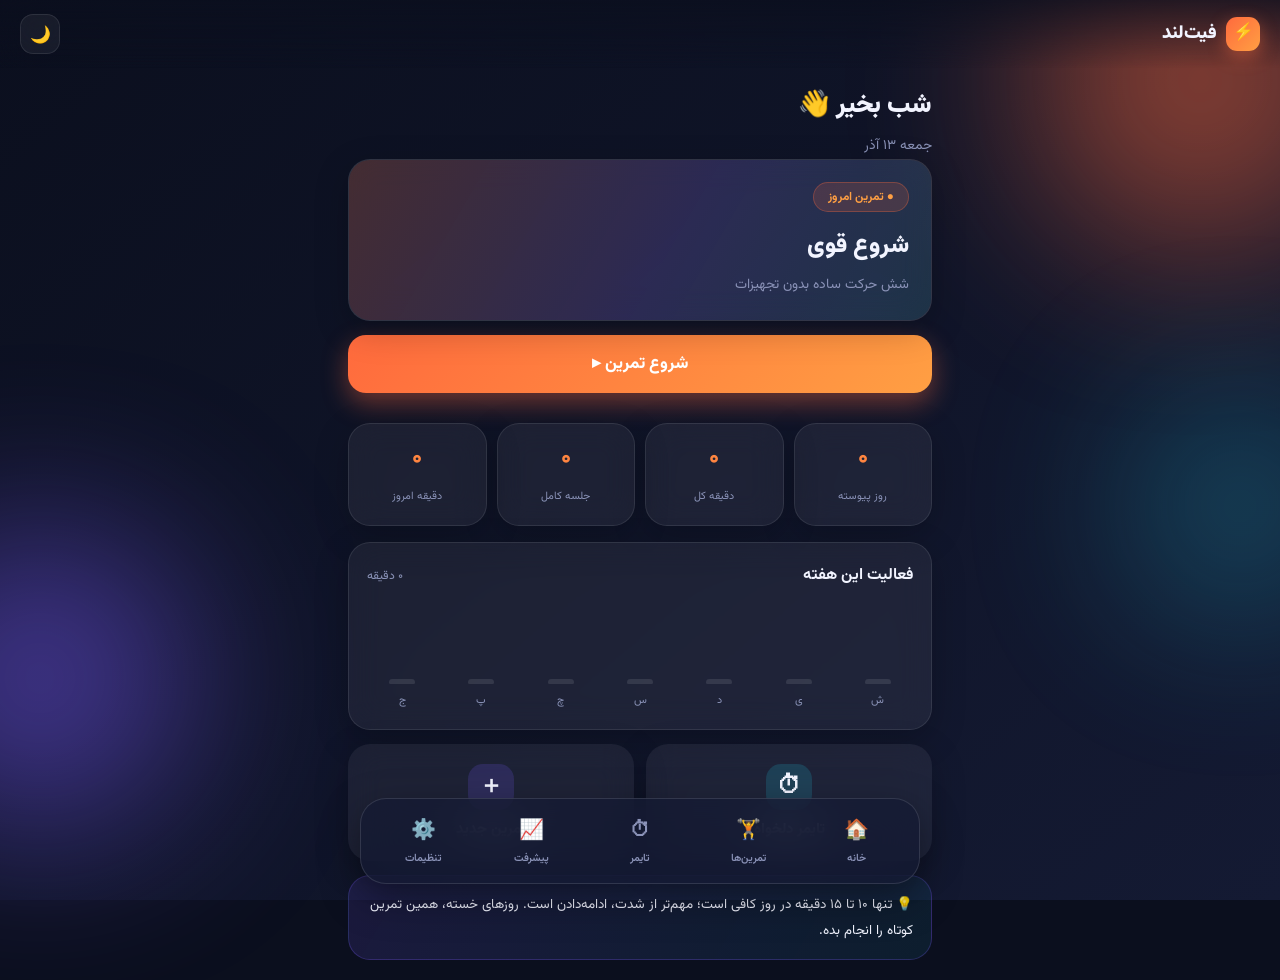
<file: Workout Pro.html>
<!DOCTYPE html>
<html lang="fa" dir="rtl">
<head>
<meta charset="UTF-8"/>
<meta name="viewport" content="width=device-width, initial-scale=1, viewport-fit=cover"/>
<title>فیت‌لند | تمرین خانگی حرفه‌ای</title>
<link rel="preconnect" href="https://fonts.googleapis.com"/>
<link href="https://fonts.googleapis.com/css2?family=Vazirmatn:wght@300;400;600;800;900&display=swap" rel="stylesheet"/>
<style>
*{margin:0;padding:0;box-sizing:border-box;-webkit-tap-highlight-color:transparent}
:root{
 --bg1:#0b0f1e;--bg2:#141a33;
 --glass:rgba(255,255,255,.06);--glass2:rgba(255,255,255,.1);
 --line:rgba(255,255,255,.09);
 --txt:#f2f4ff;--mut:#8b93b8;
 --c1:#ff6a3d;--c2:#ff9f43;--c3:#7c5cff;--c4:#22d3ee;
 --ok:#2dd4a7;--rest:#4f9dff;
 --r:22px;
}
body.light{--bg1:#eef1fb;--bg2:#e2e8f8;--glass:rgba(255,255,255,.72);--glass2:rgba(255,255,255,.9);--line:rgba(20,30,80,.1);--txt:#181d35;--mut:#6a7194}
html,body{height:100%}
body{font-family:Vazirmatn,Tahoma,sans-serif;background:var(--bg1);color:var(--txt);line-height:1.9;padding-bottom:110px;overflow-x:hidden}
/* پس‌زمینه گرادیانی متحرک */
.bg{position:fixed;inset:0;z-index:-2;background:linear-gradient(140deg,var(--bg1),var(--bg2));}
.orb{position:fixed;border-radius:50%;filter:blur(90px);opacity:.5;z-index:-1;animation:drift 16s ease-in-out infinite alternate}
.orb1{width:340px;height:340px;background:#ff6a3d;top:-90px;right:-90px}
.orb2{width:300px;height:300px;background:#7c5cff;bottom:8%;left:-110px;animation-delay:-6s}
.orb3{width:220px;height:220px;background:#22d3ee;top:44%;right:-70px;opacity:.3;animation-delay:-11s}
body.light .orb{opacity:.32}
@keyframes drift{from{transform:translate(0,0) scale(1)}to{transform:translate(-46px,38px) scale(1.14)}}
/* نوار بالا */
.top{position:sticky;top:0;z-index:40;display:flex;justify-content:space-between;align-items:center;padding:14px 20px;backdrop-filter:blur(18px);-webkit-backdrop-filter:blur(18px);background:linear-gradient(180deg,rgba(11,15,30,.75),transparent)}
body.light .top{background:linear-gradient(180deg,rgba(238,241,251,.8),transparent)}
.logo{font-weight:900;font-size:1.15rem;display:flex;align-items:center;gap:9px}
.logo i{width:34px;height:34px;border-radius:11px;background:linear-gradient(135deg,var(--c1),var(--c2));display:grid;place-items:center;font-style:normal;font-size:1.05rem;color:#fff;box-shadow:0 6px 18px rgba(255,106,61,.45)}
.tbtn{width:40px;height:40px;border-radius:13px;border:1px solid var(--line);background:var(--glass);color:var(--txt);font-size:1.05rem;cursor:pointer;backdrop-filter:blur(10px)}
.tbtn:active{transform:scale(.92)}
main{max-width:620px;margin:0 auto;padding:8px 18px 20px}
.page{display:none}
.page.on{display:block;animation:in .35s cubic-bezier(.2,.8,.2,1)}
@keyframes in{from{opacity:0;transform:translateY(16px)}to{opacity:1}}
.h1{font-size:1.6rem;font-weight:900;margin:6px 0 2px}
.sub{color:var(--mut);font-size:.86rem}
.glass{background:var(--glass);border:1px solid var(--line);border-radius:var(--r);backdrop-filter:blur(16px);-webkit-backdrop-filter:blur(16px);box-shadow:0 10px 34px rgba(0,0,0,.22)}
body.light .glass{box-shadow:0 10px 30px rgba(30,40,90,.1)}
.card{padding:18px;margin-bottom:14px}
.hero{position:relative;overflow:hidden;padding:22px}
.hero::before{content:"";position:absolute;inset:0;background:linear-gradient(120deg,rgba(255,106,61,.18),rgba(124,92,255,.16) 55%,rgba(34,211,238,.1));pointer-events:none}
.hero>*{position:relative}
.tag{display:inline-flex;align-items:center;gap:6px;background:rgba(255,106,61,.16);color:var(--c2);border:1px solid rgba(255,106,61,.3);padding:3px 14px;border-radius:99px;font-size:.74rem;font-weight:700}
.hero h2{font-size:1.5rem;font-weight:900;margin:12px 0 2px}
.btn{font-family:inherit;border:none;cursor:pointer;font-weight:800;color:var(--txt);border-radius:16px;transition:transform .12s}
.btn:active{transform:scale(.96)}
.btn.pri{background:linear-gradient(135deg,var(--c1),var(--c2));color:#fff;box-shadow:0 10px 26px rgba(255,106,61,.4)}
.btn.gho{background:var(--glass2);border:1px solid var(--line);backdrop-filter:blur(10px)}
.btn.dng{background:rgba(255,92,108,.12);border:1px solid rgba(255,92,108,.4);color:#ff8090}
.btn.big{width:100%;padding:16px;font-size:1.05rem;border-radius:18px;margin:14px 0}
.grid4{display:grid;grid-template-columns:repeat(4,1fr);gap:10px;margin:16px 0}
.kpi{padding:14px 4px;text-align:center}
.kpi b{display:block;font-size:1.4rem;font-weight:900;background:linear-gradient(135deg,var(--c2),var(--c1));-webkit-background-clip:text;background-clip:text;-webkit-text-fill-color:transparent}
.kpi span{font-size:.68rem;color:var(--mut)}
.grid2{display:grid;grid-template-columns:1fr 1fr;gap:12px;margin-bottom:14px}
.act{border:none;cursor:pointer;color:var(--txt);padding:20px 10px;display:flex;flex-direction:column;align-items:center;gap:8px;font-family:inherit;font-weight:800;font-size:.92rem}
.act em{font-style:normal;font-size:1.5rem}
.tip{border-radius:var(--r);padding:16px 18px;font-size:.84rem;background:linear-gradient(120deg,rgba(124,92,255,.14),rgba(34,211,238,.08));border:1px solid rgba(124,92,255,.25)}
/* آیکن‌های ورزشی داخل اکشن‌ها */
.ico{width:46px;height:46px;border-radius:15px;display:grid;place-items:center;font-size:1.3rem}
.ico1{background:rgba(255,106,61,.18)} .ico2{background:rgba(124,92,255,.18)} .ico3{background:rgba(34,211,238,.16)} .ico4{background:rgba(45,212,167,.16)}
/* لیست تمرین‌ها */
.rt{display:flex;align-items:center;gap:12px;padding:14px 16px;margin-bottom:12px}
.rt .thumb{width:52px;height:52px;border-radius:16px;flex-shrink:0;display:grid;place-items:center;font-size:1.35rem;background:linear-gradient(135deg,rgba(255,106,61,.25),rgba(124,92,255,.25))}
.rt .b{flex:1;min-width:0}
.rt b{display:block;font-size:.98rem}
.rt .m{font-size:.74rem;color:var(--mut)}
.row{display:flex;gap:6px;flex-shrink:0}
.ic{width:34px;height:34px;border-radius:11px;border:1px solid var(--line);background:var(--glass2);color:var(--txt);font-size:.85rem;cursor:pointer}
.ic.del{color:#ff8090;border-color:rgba(255,92,108,.3)}
/* فرم */
label{display:flex;flex-direction:column;gap:6px;font-size:.8rem;color:var(--mut);font-weight:600;margin-bottom:13px}
input,select,textarea{font-family:inherit;background:rgba(255,255,255,.06);border:1px solid var(--line);color:var(--txt);border-radius:14px;padding:11px 14px;font-size:.95rem;width:100%}
body.light input,body.light textarea{background:rgba(255,255,255,.8)}
input:focus{outline:none;border-color:var(--c1)}
.ck{flex-direction:row;align-items:center;gap:10px;cursor:pointer;color:var(--txt);font-size:.88rem}
.ck input{width:20px;height:20px;accent-color:var(--c1)}
.g2{display:grid;grid-template-columns:1fr 1fr;gap:0 12px}
.sec-t{font-size:1.05rem;font-weight:800;margin:16px 0 10px;display:flex;align-items:center;gap:8px}
.sec-t::after{content:"";flex:1;height:1px;background:var(--line)}
/* حرکت‌ها */
.ex{display:flex;align-items:center;gap:11px;padding:12px 14px;margin-bottom:9px;border-radius:17px;background:var(--glass2);border:1px solid var(--line)}
.ex .n{width:28px;height:28px;border-radius:9px;background:linear-gradient(135deg,var(--c3),var(--c4));color:#fff;display:grid;place-items:center;font-weight:900;font-size:.78rem;flex-shrink:0}
.ex .nm{font-weight:700;font-size:.92rem;cursor:pointer}
.ex .mt{font-size:.72rem;color:var(--mut)}
.mini{background:none;border:none;color:var(--mut);cursor:pointer;font-size:.95rem;padding:4px}
/* پلیر */
#player{text-align:center;padding:8px 0 24px}
.pchip{display:inline-flex;padding:5px 18px;border-radius:99px;font-weight:800;font-size:.85rem}
.pc-ex{background:rgba(255,106,61,.16);color:var(--c2);border:1px solid rgba(255,106,61,.35)}
.pc-rest{background:rgba(79,157,255,.14);color:#7db5ff;border:1px solid rgba(79,157,255,.3)}
.pc-pre{background:rgba(45,212,167,.14);color:#5fe6c3;border:1px solid rgba(45,212,167,.3)}
.pc-cool{background:rgba(160,120,255,.14);color:#c3a8ff;border:1px solid rgba(160,120,255,.3)}
.ph-name{font-size:1.55rem;font-weight:900;margin:14px 0 4px;min-height:1.6em}
.ringwrap{position:relative;width:min(74vw,290px);height:min(74vw,290px);margin:8px auto}
.ringwrap svg{width:100%;height:100%;transform:rotate(-90deg)}
.rbg{fill:none;stroke:rgba(255,255,255,.07);stroke-width:10}
.rfg{fill:none;stroke:url(#gr);stroke-width:10;stroke-linecap:round;stroke-dasharray:546.6;filter:drop-shadow(0 0 10px rgba(255,106,61,.55))}
.ringwrap .in{position:absolute;inset:0;display:flex;flex-direction:column;align-items:center;justify-content:center}
.tmr{font-size:clamp(2.6rem,12vw,3.6rem);font-weight:900;font-variant-numeric:tabular-nums;line-height:1.15}
.nxt{font-size:.8rem;color:var(--mut)}
.prog{height:6px;border-radius:99px;background:rgba(255,255,255,.08);overflow:hidden;margin:14px 8px}
.prog div{height:100%;width:0;border-radius:99px;background:linear-gradient(90deg,var(--c1),var(--c2),var(--c4));transition:width .35s}
.ctl{display:flex;justify-content:center;align-items:center;gap:16px;margin:6px 0}
.ctl2{gap:12px;margin-top:10px;flex-wrap:wrap}
.playbtn{width:80px;height:80px;border-radius:50%;font-size:1.7rem;background:linear-gradient(135deg,var(--c1),var(--c2));color:#fff;box-shadow:0 12px 32px rgba(255,106,61,.45)}
.sq{width:52px;height:52px;border-radius:17px;border:1px solid var(--line);background:var(--glass2);color:var(--txt);font-size:1rem;cursor:pointer}
.sq:active{transform:scale(.92)}
.sq.off{opacity:.4}
/* خلاصه */
.done-ico{font-size:3.4rem;text-align:center;margin:20px 0 6px}
/* نمودار */
.bars{display:flex;align-items:flex-end;gap:9px;height:120px;padding-top:8px}
.bcol{flex:1;display:flex;flex-direction:column;align-items:center;gap:7px;height:100%;justify-content:flex-end}
.bar{width:100%;max-width:26px;border-radius:9px 9px 4px 4px;background:linear-gradient(180deg,var(--c2),var(--c1));min-height:4px}
.bar.z{background:rgba(255,255,255,.1)}
.bcol span{font-size:.68rem;color:var(--mut)}
/* تقویم */
.cal{display:grid;grid-template-columns:repeat(7,1fr);gap:6px}
.cal div{aspect-ratio:1;border-radius:10px;background:rgba(255,255,255,.05);display:grid;place-items:center;font-size:.72rem;color:var(--mut)}
.cal .tr{background:linear-gradient(135deg,var(--c1),var(--c2));color:#fff;font-weight:800}
.cal .td{outline:2px solid var(--c2)}
.hist{padding:12px 14px;border-radius:15px;background:var(--glass2);border:1px solid var(--line);margin-bottom:9px;display:flex;justify-content:space-between;align-items:center;gap:8px}
/* ناوبری شناور */
.nav{position:fixed;bottom:16px;left:14px;right:14px;z-index:50;max-width:560px;margin:0 auto;display:flex;justify-content:space-around;padding:10px 8px;border-radius:26px;background:rgba(20,26,51,.72);border:1px solid rgba(255,255,255,.12);backdrop-filter:blur(22px);-webkit-backdrop-filter:blur(22px);box-shadow:0 14px 40px rgba(0,0,0,.4)}
body.light .nav{background:rgba(255,255,255,.82)}
.nav button{flex:1;background:none;border:none;color:var(--mut);font-family:inherit;font-size:.66rem;font-weight:600;cursor:pointer;display:flex;flex-direction:column;align-items:center;gap:3px;padding:6px 0;border-radius:14px;transition:.2s}
.nav button em{font-style:normal;font-size:1.25rem}
.nav button.on{color:var(--c2);background:rgba(255,106,61,.12)}
/* دیالوگ */
dialog{border:none;padding:0;background:none;max-width:92vw;width:430px;color:var(--txt)}
dialog::backdrop{background:rgba(5,8,18,.72);backdrop-filter:blur(4px)}
.dbox{padding:20px}
.dbox h3{font-size:1.1rem;margin-bottom:6px}
.drow{display:grid;grid-template-columns:1fr 1fr;gap:10px;margin-top:14px}
.libi{padding:11px 14px;border:1px solid var(--line);border-radius:14px;margin-bottom:8px;cursor:pointer;background:var(--glass2)}
.libi:active{border-color:var(--c1)}
.small{font-size:.76rem;color:var(--mut)}
.hidden{display:none!important}
</style>
</head>
<body>
<div class="bg"></div><div class="orb orb1"></div><div class="orb orb2"></div><div class="orb orb3"></div>

<header class="top">
<div class="logo"><i>⚡</i> فیت‌لند</div>
<button class="tbtn" id="themeBtn">🌙</button>
</header>
<main>

<section class="page on" id="p-home">
<h1 class="h1" id="greet"></h1>
<p class="sub" id="tdate"></p>
<div class="glass hero" id="heroCard">
<span class="tag">● تمرین امروز</span>
<h2 id="heroName"></h2>
<p class="sub" id="heroMeta"></p>
</div>
<button class="btn pri big" id="homeStart">شروع تمرین ▸</button>
<div class="grid4">
<div class="glass kpi"><b id="sStr">۰</b><span>روز پیوسته</span></div>
<div class="glass kpi"><b id="sMin">۰</b><span>دقیقه کل</span></div>
<div class="glass kpi"><b id="sSes">۰</b><span>جلسه کامل</span></div>
<div class="glass kpi"><b id="sTod">۰</b><span>دقیقه امروز</span></div>
</div>
<div class="glass card">
<div style="display:flex;justify-content:space-between;align-items:center"><b>فعالیت این هفته</b><span class="small" id="wTot"></span></div>
<div class="bars" id="wBars"></div>
</div>
<div class="grid2">
<button class="glass act" id="goTimer"><em class="ico ico3">⏱</em>تایمر دلخواه</button>
<button class="glass act" id="goNew"><em class="ico ico2">＋</em>تمرین جدید</button>
</div>
<div class="tip">💡 تنها ۱۰ تا ۱۵ دقیقه در روز کافی است؛ مهم‌تر از شدت، ادامه‌دادن است. روزهای خسته، همین تمرین کوتاه را انجام بده.</div>
</section>

<section class="page" id="p-list">
<h1 class="h1">تمرین‌های من</h1>
<div id="rList" style="margin-top:14px"></div>
<button class="btn pri big" id="goNew2">＋ ساخت تمرین جدید</button>
</section>

<section class="page" id="p-build">
<button class="btn gho" id="bBack" style="padding:9px 16px">‹ بازگشت</button>
<h1 class="h1" style="margin-top:12px">ساخت تمرین</h1>
<div class="glass card" style="margin-top:14px">
<label>نام تمرین<input id="bName" placeholder="مثلاً شروع قوی"/></label>
<label>توضیح (اختیاری)<input id="bDesc" placeholder="مثلاً شش حرکت ساده بدون تجهیزات"/></label>
<div class="g2">
<label>تعداد دور<input id="bRounds" type="number" min="1" max="10" value="1"/></label>
<label>استراحت بین دورها (ثانیه)<input id="bRR" type="number" min="0" value="30"/></label>
<label>آماده‌سازی اولیه (ثانیه)<input id="bPrep" type="number" min="0" value="5"/></label>
</div>
<label class="ck"><input id="bSkipLast" type="checkbox" checked/><span>بعد از آخرین حرکت استراحت نگیر</span></label>
<label class="ck"><input id="bCool" type="checkbox"/><span>سرد کردن بدن در پایان (۱۲۰ ثانیه)</span></label>
</div>
<h3 class="sec-t">حرکت‌ها</h3>
<div id="bEx"></div>
<div class="glass card">
<button class="btn gho" id="bAddLib" style="width:100%;padding:13px">📚 افزودن از کتابخانه حرکات</button>
<button class="btn gho" id="bAddNew" style="width:100%;padding:13px;margin-top:9px">＋ حرکت دلخواه جدید</button>
<p class="small" id="bEst" style="margin-top:12px;text-align:center"></p>
</div>
<button class="btn pri big" id="bSave">💾 ذخیره تمرین</button>
</section>

<section class="page" id="p-play">
<div id="player">
<div><span class="pchip pc-ex" id="phChip">آماده‌سازی</span></div>
<h2 class="ph-name" id="phName"></h2>
<div class="ringwrap">
<svg viewBox="0 0 200 200">
<defs><linearGradient id="gr" x1="0" y1="0" x2="1" y2="1">
<stop offset="0" stop-color="#ff6a3d"/><stop offset=".5" stop-color="#ff9f43"/><stop offset="1" stop-color="#22d3ee"/>
</linearGradient></defs>
<circle class="rbg" cx="100" cy="100" r="87"/><circle class="rfg" id="rf" cx="100" cy="100" r="87"/>
</svg>
<div class="in"><div class="tmr" id="phTime">۰۰:۰۰</div><div class="nxt" id="phNext"></div></div>
</div>
<div class="prog"><div id="phProg"></div></div>
<div class="ctl">
<button class="sq" id="pM15">−۱۵</button>
<button class="btn playbtn" id="pPlay">⏸</button>
<button class="sq" id="pSkip">⏭</button>
</div>
<div class="ctl ctl2">
<button class="sq" id="pP15">+۱۵</button>
<button class="sq" id="pRst">↺</button>
<button class="sq" id="pSnd">🔊</button>
<button class="sq" id="pStop" style="color:#ff8090">⏹</button>
</div>
<p class="small" id="phRound" style="margin-top:8px"></p>
</div>
<div id="summary" class="hidden">
<div class="done-ico" id="smIco">🎉</div>
<h2 style="text-align:center" id="smTitle"></h2>
<p class="sub" style="text-align:center;margin-bottom:14px" id="smDetail"></p>
<div class="glass kpi" style="padding:22px"><b id="smDur"></b><span>مدت این جلسه</span></div>
<button class="btn pri big" id="smSave">💾 ذخیره در پیشرفت</button>
<button class="btn gho big" id="smDrop">بدون ذخیره</button>
</div>
</section>

<section class="page" id="p-timer">
<h1 class="h1">تایمر دلخواه</h1>
<p class="sub">برنامه‌های آماده را انتخاب کن یا شخصی‌سازی کن</p>
<div style="display:flex;gap:9px;overflow-x:auto;padding:12px 0 2px" id="presets"></div>
<div class="glass card" style="margin-top:14px">
<div class="g2">
<label>تمرین (ثانیه)<input id="tW" type="number" min="1" max="3600" value="30"/></label>
<label>استراحت (ثانیه)<input id="tR" type="number" min="0" max="3600" value="15"/></label>
<label>تعداد دور<input id="tN" type="number" min="1" max="50" value="8"/></label>
<label>آماده‌سازی (ثانیه)<input id="tP" type="number" min="0" max="120" value="5"/></label>
<label>سرد کردن (۰ = خاموش)<input id="tC" type="number" min="0" max="600" value="0"/></label>
</div>
<p class="small" id="tEst" style="text-align:center"></p>
</div>
<button class="btn pri big" id="tStart">شروع تایمر ▸</button>
</section>

<section class="page" id="p-prog">
<h1 class="h1">پیشرفت</h1>
<div class="grid4" style="margin-top:14px">
<div class="glass kpi"><b id="prSes">۰</b><span>جلسه کامل</span></div>
<div class="glass kpi"><b id="prMin">۰</b><span>دقیقه</span></div>
<div class="glass kpi"><b id="prStr">۰</b><span>پیوسته فعلی</span></div>
<div class="glass kpi"><b id="prBst">۰</b><span>رکورد</span></div>
</div>
<div class="glass card"><b>فعالیت این هفته</b><div class="bars" id="prBars"></div></div>
<div class="glass card"><b>تقویم این ماه</b><div class="cal" id="prCal" style="margin-top:12px"></div></div>
<h3 class="sec-t">تاریخچه</h3>
<div id="prList"></div>
</section>

<section class="page" id="p-set">
<h1 class="h1">تنظیمات</h1>
<div class="glass card" style="margin-top:14px">
<label class="ck"><input id="oSound" type="checkbox" checked/><span>صدای اعلام حرکت و استراحت</span></label>
<label class="ck"><input id="oVib" type="checkbox" checked/><span>لرزش (در صورت پشتیبانی دستگاه)</span></label>
<label class="ck"><input id="oAuto" type="checkbox" checked/><span>رفتن خودکار به بخش بعد</span></label>
<label class="ck"><input id="oTick" type="checkbox" checked/><span>شمارش معکوس ۳، ۲، ۱ قبل هر حرکت</span></label>
<label class="ck"><input id="oConfirm" type="checkbox" checked/><span>تأیید قبل از رهاکردن تمرین</span></label>
</div>
<div class="glass card">
<div class="g2">
<label>آماده‌سازی پیش‌فرض<input id="oPrep" type="number" min="0" max="60" value="5"/></label>
<label>مدت پیش‌فرض حرکت<input id="oWork" type="number" min="1" max="1800" value="30"/></label>
<label>استراحت پیش‌فرض<input id="oRest" type="number" min="0" max="600" value="15"/></label>
</div>
</div>
<div class="glass card">
<button class="btn gho" id="btnExport" style="width:100%;padding:13px">⬇ خروجی گرفتن از داده‌ها (JSON)</button>
<button class="btn gho" id="btnImport" style="width:100%;padding:13px;margin-top:9px">⬆ بازگردانی داده‌ها</button>
<input type="file" id="importFile" accept=".json" class="hidden"/>
<button class="btn dng" id="btnReset" style="width:100%;padding:13px;margin-top:9px">🗑 بازنشانی کامل</button>
</div>
<p class="small" style="padding:0 6px">توجه: وقتی صفحه در پس‌زمینه یا گوشی قفل باشد، ادامه صدا و تایمر به مرورگر و دستگاه بستگی دارد.</p>
</section>

</main>
<nav class="nav" id="nav"></nav>

<dialog id="dlg"><div class="glass dbox"><h3 id="dTitle"></h3><p class="sub" id="dMsg"></p>
<div class="drow"><button class="btn gho" id="dNo" style="padding:12px">انصراف</button><button class="btn pri" id="dYes" style="padding:12px">تأیید</button></div></div></dialog>
<dialog id="dlgLib"><div class="glass dbox"><h3>کتابخانه حرکات</h3><p class="sub">برای افزودن، روی حرکت بزن</p>
<div id="libList" style="max-height:52vh;overflow:auto;margin:12px 0"></div>
<button class="btn gho" id="libClose" style="width:100%;padding:12px">بستن</button></div></dialog>
<dialog id="dlgEx"><div class="glass dbox"><h3>حرکت جدید</h3>
<label style="margin-top:10px">نام حرکت<input id="eFa" placeholder="مثلاً اسکات"/></label>
<label>راهنمای اجرا<input id="eHow" placeholder="مثلاً کمر صاف، زانو پشت پنجه"/></label>
<div class="g2">
<label>مدت (ثانیه)<input id="eDur" type="number" min="1" value="30"/></label>
<label>استراحت بعد (ثانیه)<input id="eRest" type="number" min="0" value="15"/></label>
</div>
<label class="ck"><input id="eManual" type="checkbox"/><span>حالت دستی: خودم تکرارها را می‌زنم</span></label>
<div class="drow"><button class="btn gho" id="exCancel" style="padding:12px">انصراف</button><button class="btn pri" id="exOk" style="padding:12px">افزودن</button></div>
</div></dialog>

<script>
"use strict";
/* ================= ذخیره‌سازی ================= */
var KEY="fitland.v1";
function uid(){return Date.now().toString(36)+Math.random().toString(36).slice(2,7)}
function defaults(){return{
 settings:{sound:true,vib:true,auto:true,tick:true,confirm:true,prep:5,work:30,rest:15,theme:"dark"},
 routines:[{id:"starter",name:"شروع قوی",desc:"شش حرکت ساده بدون تجهیزات",rounds:1,restRounds:30,prepare:5,skipLast:true,cooldown:false,
  exercises:[
   {id:uid(),fa:"راه رفتن درجا",how:"با گام‌های آرام شروع کن و کم‌کم سرعت را بالا ببر.",dur:120,rest:0,manual:false},
   {id:uid(),fa:"نشستن و بلند شدن از صندلی",how:"روی لبه صندلی بنشین و بدون کمک دست بلند شو.",dur:30,rest:15,manual:false},
   {id:uid(),fa:"شنا روی دیوار",how:"کف دست روی دیوار، آرنج‌ها را خم و باز کن.",dur:30,rest:15,manual:false},
   {id:uid(),fa:"دست و پای مخالف",how:"چهار دست‌وپا؛ دست و پای مخالف را هم‌زمان صاف کن.",dur:30,rest:15,manual:false},
   {id:uid(),fa:"بالا آمدن روی پنجه",how:"روی پنجه بالا برو، نگه دار، آرام پایین بیا.",dur:30,rest:0,manual:false},
   {id:uid(),fa:"سرد کردن بدن",how:"راه رفتن آرام و کشش سبک.",dur:120,rest:0,manual:false}
  ]}],
 history:[]};}
var D=null;
var Store={
 load:function(){var d=null;try{d=JSON.parse(localStorage.getItem(KEY))}catch(e){}
  D=(d&&d.routines&&d.settings)?d:defaults();this.mig();},
 save:function(){try{localStorage.setItem(KEY,JSON.stringify(D))}catch(e){}},
 mig:function(){var s=defaults().settings;for(var k in s)if(D.settings[k]===undefined)D.settings[k]=s[k];},
 reset:function(){D=defaults();this.save();}};
var LIB=[
 {fa:"چرخش شانه",how:"شانه‌ها را آرام به بالا و عقب بچرخان.",dur:30},
 {fa:"اسکات با صندلی",how:"با کنترل پایین برو و بلند شو.",dur:30},
 {fa:"پل باسن",how:"به پشت دراز بکش، زانو خم؛ باسن را بالا ببر.",dur:30},
 {fa:"شنا زانو",how:"زانو روی زمین، کمر صاف.",dur:30},
 {fa:"پلانک از زانو",how:"ساعد روی زمین، بدن یک خط.",dur:20},
 {fa:"کرانچ شکم",how:"شانه‌ها را کمی از زمین بلند کن.",dur:30},
 {fa:"لانژ ثابت",how:"یک پا جلو، زانوی عقب پایین بیاید.",dur:30},
 {fa:"کشش پشت پا",how:"نشسته به سمت پنجه‌ها خم شو.",dur:60}];
/* ================= ابزار ================= */
function $(id){return document.getElementById(id)}
function fa(n){return String(n).replace(/\d/g,function(d){return "۰۱۲۳۴۵۶۷۸۹"[d]})}
function mmss(s){s=Math.max(0,Math.ceil(s));return fa(String(Math.floor(s/60)).padStart(2,"0"))+":"+fa(String(s%60).padStart(2,"0"))}
function esc(s){return String(s).replace(/[&<>"]/g,function(c){return{"&":"&amp;","<":"&lt;",">":"&gt;",'"':"&quot;"}[c]})}
function dayKey(d){var x=new Date(d);return x.getFullYear()+"-"+String(x.getMonth()+1).padStart(2,"0")+"-"+String(x.getDate()).padStart(2,"0")}
/* ================= صدا و لرزش ================= */
var Sfx={ctx:null,
 ac:function(){var A=window.AudioContext||window.webkitAudioContext;if(!A)return null;
  if(!this.ctx)this.ctx=new A();if(this.ctx.state==="suspended")this.ctx.resume().catch(function(){});return this.ctx},
 tone:function(f,dur,vol){if(!D.settings.sound)return;var a=this.ac();if(!a)return;
  try{var o=a.createOscillator(),g=a.createGain();o.frequency.value=f;
   g.gain.setValueAtTime(vol||.25,a.currentTime);
   g.gain.exponentialRampToValueAtTime(.001,a.currentTime+(dur||.15));
   o.connect(g);g.connect(a.destination);o.start();o.stop(a.currentTime+(dur||.15))}catch(e){}},
 tick:function(){this.tone(660,.09,.18)},
 go:function(){this.tone(880,.2,.3);var s=this;setTimeout(function(){s.tone(1175,.2,.3)},160)},
 restStart:function(){this.tone(520,.18,.22)},
 finish:function(){var s=this;[784,988,1175].forEach(function(f,i){setTimeout(function(){s.tone(f,.28,.3)},i*180)})},
 vibe:function(p){if(!D.settings.vib)return;try{if(navigator.vibrate)navigator.vibrate(p)}catch(e){}}};
/* ================= موتور تایمر ================= */
var E={segs:[],i:0,run:false,el:0,last:0,raf:0,t0:0,kind:"routine",routine:null,tickAt:-1,completed:false,
 build:function(r){var s=[],self=this;
  function add(t,d,name,ex,round){if(d>0)s.push({t:t,d:Math.round(d),name:name,ex:ex,round:round})}
  if(r.prepare>0)add("pre",r.prepare,"آماده‌سازی",null,1);
  for(var rd=1;rd<=r.rounds;rd++){
   r.exercises.forEach(function(ex,i){
    var lastG=(rd===r.rounds&&i===r.exercises.length-1);
    add("ex",ex.manual?30:ex.dur,ex.fa,ex,rd);
    if(!(r.skipLast&&lastG)&&ex.rest>0)add("rest",ex.rest,"استراحت",null,rd);
   });
   if(rd<r.rounds&&r.restRounds>0)add("rest",r.restRounds,"استراحت بین دورها",null,rd);
  }
  if(r.cooldown)add("cool",120,"سرد کردن بدن",null,r.rounds);
  return s;},
 buildCustom:function(w,r,n,p,c){var s=[];
  function add(t,d,name){if(d>0)s.push({t:t,d:Math.round(d),name:name,ex:null,round:0})}
  add("pre",p,"آماده‌سازی");
  for(var i=1;i<=n;i++){add("ex",w,"تمرین");if(r>0&&!(i===n&&c===0))add("rest",r,"استراحت");}
  add("cool",c,"سرد کردن بدن");return s;},
 plan:function(){return this.segs.reduce(function(a,s){return a+s.d},0)},
 done:function(){var a=0,i;for(i=0;i<this.i;i++)a+=this.segs[i].d;
  if(this.segs[this.i])a+=Math.min(this.el,this.segs[this.i].d);return a},
 start:function(segs,kind,routine){cancelAnimationFrame(this.raf);
  this.segs=segs;this.i=0;this.kind=kind;this.routine=routine||null;
  this.run=false;this.el=0;this.t0=Date.now();this.completed=false;
  show("p-play");$("summary").classList.add("hidden");$("player").classList.remove("hidden");
  this.enter();this.pause();this.loop();},
 enter:function(){var s=this.segs[this.i];if(!s)return;this.el=0;this.tickAt=-1;
  var cls={ex:"pc-ex",rest:"pc-rest",pre:"pc-pre",cool:"pc-cool"}[s.t]||"pc-ex";
  $("phChip").textContent=s.name;$("phChip").className="pchip "+cls;
  $("phName").textContent=s.name;
  $("phRound").textContent=s.round>1?("دور "+fa(s.round)+" از "+fa((this.routine&&this.routine.rounds)||0)):"";
  var nx=this.segs[this.i+1];
  $("phNext").textContent=nx?("بعدی: "+nx.name):"آخرین بخش!";
  var col={ex:"#ff6a3d",rest:"#4f9dff",pre:"#2dd4a7",cool:"#a078ff"}[s.t];
  $("rf").style.stroke=col;
  if(s.t==="ex")Sfx.vibe([120,80,120]);else Sfx.vibe(60);},
 play:function(){this.run=true;this.last=performance.now();$("pPlay").textContent="⏸"},
 pause:function(){this.run=false;$("pPlay").textContent="▶"},
 toggle:function(){this.run?this.pause():this.play()},
 restart:function(){this.el=0;this.tickAt=-1},
 skip:function(){this.i++;if(this.i>=this.segs.length)this.finish();else this.enter()},
 add15:function(sec){var s=this.segs[this.i];if(!s||s.t==="pre")return;s.d=Math.max(1,s.d+sec)},
 finish:function(){this.run=false;cancelAnimationFrame(this.raf);
  Sfx.finish();Sfx.vibe([200,100,200,100,300]);
  $("player").classList.add("hidden");$("summary").classList.remove("hidden");
  $("smIco").textContent="🎉";$("smTitle").textContent="آفرین! تمرین تمام شد";
  $("smDetail").textContent="امروز هم به بدنت اهمیت دادی.";
  $("smDur").textContent=fa(Math.round((Date.now()-this.t0)/1000/60));
  this.completed=true;},
 abandon:function(){this.run=false;cancelAnimationFrame(this.raf);
  $("player").classList.add("hidden");$("summary").classList.remove("hidden");
  $("smIco").textContent="💪";$("smTitle").textContent="تمرین نیمه‌کاره";
  $("smDetail").textContent="همین که شروع کردی مهم است؛ دفعه بعد کاملش کن!";
  $("smDur").textContent=fa(Math.round((Date.now()-this.t0)/1000/60));
  this.completed=false;},
 loop:function(){var self=this;
  this.raf=requestAnimationFrame(function(){self.loop()});
  var s=this.segs[this.i];if(!s)return;
  var now=performance.now();
  if(this.run){var dt=(now-this.last)/1000;this.el+=Math.min(dt,2)}
  this.last=now;
  var rem=Math.max(0,s.d-this.el);
  if(D.settings.tick&&this.run&&rem<=3&&rem>0&&this.tickAt!==rem){this.tickAt=rem;Sfx.tick()}
  $("phTime").textContent=mmss(rem);
  $("rf").style.strokeDashoffset=String(546.6*(rem/s.d));
  $("phProg").style.width=Math.min(100,Math.round(this.done()/this.plan()*100))+"%";
  if(this.run&&s.t!=="pre"&&this.el>=s.d){
   if(!D.settings.auto){this.pause();return}
   s.t==="ex"?Sfx.go():Sfx.restStart();
   this.i++;if(this.i>=this.segs.length)this.finish();else this.enter();
  }},
 sessSec:function(){return Math.round((Date.now()-this.t0)/1000)}};
/* ================= نمایش ================= */
function show(id){document.querySelectorAll(".page").forEach(function(p){p.classList.remove("on")});
 $(id).classList.add("on");
 document.querySelectorAll("#nav button").forEach(function(b){b.classList.toggle("on",b.dataset.p===id)});
 window.scrollTo(0,0);
 if(id==="p-home")renderHome();if(id==="p-list")renderList();
 if(id==="p-prog")renderProg();if(id==="p-timer")updTEst();}
function stats(){var h=D.history.filter(function(x){return x.completed});
 var totalMin=Math.round(h.reduce(function(a,x){return a+x.sec},0)/60);
 var days={};h.forEach(function(x){days[dayKey(x.date)]=1});
 var keys=Object.keys(days).sort();
 var best=0,run=0,prev=null;
 keys.forEach(function(k){var d=new Date(k);
  run=(prev&&(d-prev)===86400000)?run+1:1;best=Math.max(best,run);prev=d;});
 var cur=0,pr=new Date();
 if(!days[dayKey(pr)])pr.setDate(pr.getDate()-1);
 while(days[dayKey(pr)]){cur++;pr.setDate(pr.getDate()-1)}
 var week=[],tot=0;
 for(var i=6;i>=0;i--){var d=new Date();d.setDate(d.getDate()-i);
  var m=Math.round(h.filter(function(x){return dayKey(x.date)===dayKey(d)}).reduce(function(a,x){return a+x.sec},0)/60);
  week.push({l:["ی","د","س","چ","پ","ج","ش"][d.getDay()],min:m});tot+=m;}
 return{totalMin:totalMin,sessions:h.length,streak:cur,best:Math.max(best,cur),week:week,todayMin:week[6].min,wTot:tot};}
function drawBars(el,week){var max=Math.max(10,Math.max.apply(null,week.map(function(w){return w.min})));
 el.innerHTML=week.map(function(w){return '<div class="bcol"><div class="bar'+(w.min?"":" z")+'" style="height:'+(w.min?Math.max(6,Math.round(w.min/max*100)):4)+'%"></div><span>'+w.l+'</span></div>'}).join("")}
function est(r){var t=r.prepare||0;
 for(var rd=1;rd<=r.rounds;rd++){r.exercises.forEach(function(ex,i){
  t+=ex.manual?30:ex.dur;
  var lastG=(rd===r.rounds&&i===r.exercises.length-1);
  if(!(r.skipLast&&lastG))t+=ex.rest||0;});
  if(rd<r.rounds)t+=r.restRounds||0;}
 if(r.cooldown)t+=120;return t;}
function renderHome(){var h=new Date().getHours();
 $("greet").textContent=h<12?"صبح بخیر 👋":(h<18?"عصر بخیر 👋":"شب بخیر 👋");
 $("tdate").textContent=new Date().toLocaleDateString("fa-IR",{weekday:"long",day:"numeric",month:"long"});
 var r=D.routines[0];
 if(r){$("heroCard").classList.remove("hidden");$("heroName").textContent=r.name;
  $("heroMeta").textContent=r.desc||"";}
 else $("heroCard").classList.add("hidden");
 var s=stats();
 $("sStr").textContent=fa(s.streak);$("sMin").textContent=fa(s.totalMin);
 $("sSes").textContent=fa(s.sessions);$("sTod").textContent=fa(s.todayMin);
 drawBars($("wBars"),s.week);$("wTot").textContent=fa(s.wTot)+" دقیقه";}
function renderList(){var el=$("rList");
 if(!D.routines.length){el.innerHTML='<p class="sub">هنوز تمرینی نساختی.</p>';return}
 el.innerHTML=D.routines.map(function(r){return '<div class="glass rt"><div class="thumb">🏋️</div>'+
  '<div class="b"><b>'+esc(r.name)+'</b><div class="m">'+fa(r.exercises.length)+' حرکت · '+fa(r.rounds)+' دور · ~'+fa(Math.ceil(est(r)/60))+' دقیقه</div></div>'+
  '<div class="row"><button class="ic" data-go="'+r.id+'">▶</button><button class="ic" data-ed="'+r.id+'">✏️</button><button class="ic" data-dup="'+r.id+'">⧉</button><button class="ic del" data-del="'+r.id+'">🗑</button></div></div>'}).join("");
 el.querySelectorAll("[data-go]").forEach(function(b){b.onclick=function(){startRoutine(b.dataset.go)}});
 el.querySelectorAll("[data-ed]").forEach(function(b){b.onclick=function(){openBuilder(b.dataset.ed)}});
 el.querySelectorAll("[data-dup]").forEach(function(b){b.onclick=function(){
  var r=D.routines.find(function(x){return x.id===b.dataset.dup});if(!r)return;
  var c=JSON.parse(JSON.stringify(r));c.id=uid();c.name+=" (کپی)";D.routines.push(c);Store.save();renderList()}});
 el.querySelectorAll("[data-del]").forEach(function(b){b.onclick=function(){ask("حذف تمرین","این تمرین حذف شود؟",function(){
  D.routines=D.routines.filter(function(x){return x.id!==b.dataset.del});Store.save();renderList()})}});}
/* ================= سازنده ================= */
var draft=null,editId=null,exIdx=-1;
function openBuilder(id){editId=id||null;
 draft=id?JSON.parse(JSON.stringify(D.routines.find(function(r){return r.id===id}))):null;
 if(!draft)draft={id:uid(),name:"",desc:"",rounds:1,restRounds:D.settings.rest,prepare:D.settings.prep,skipLast:true,cooldown:false,
  exercises:[{id:uid(),fa:"",how:"",dur:D.settings.work,rest:D.settings.rest,manual:false}]};
 $("bName").value=draft.name||"";$("bDesc").value=draft.desc||"";
 $("bRounds").value=draft.rounds;$("bRR").value=draft.restRounds;$("bPrep").value=draft.prepare;
 $("bSkipLast").checked=!!draft.skipLast;$("bCool").checked=!!draft.cooldown;
 renderBEx();show("p-build");
 if(!id&&!draft.name)setTimeout(function(){openExDlg()},150);}
function renderBEx(){$("bEx").innerHTML=draft.exercises.map(function(ex,i){return '<div class="ex">'+
 '<div class="n">'+fa(i+1)+'</div>'+
 '<div class="b"><div class="nm" data-ed="'+i+'">'+(esc(ex.fa)||"(بدون نام)")+'</div>'+
 '<div class="mt">'+(ex.manual?"دستی":fa(ex.dur)+" ثانیه")+' · استراحت '+fa(ex.rest||0)+'</div></div>'+
 '<div class="row"><button class="mini" data-up="'+i+'">↑</button><button class="mini" data-dn="'+i+'">↓</button><button class="mini" data-rm="'+i+'" style="color:#ff8090">🗑</button></div></div>'}).join("");
 $("bEst").textContent="زمان کل تقریبی: "+fa(Math.ceil(est(draft)/60))+" دقیقه";
 $("bEx").querySelectorAll("[data-up]").forEach(function(b){b.onclick=function(){var i=+b.dataset.up;
  if(i>0){var t=draft.exercises[i-1];draft.exercises[i-1]=draft.exercises[i];draft.exercises[i]=t;renderBEx()}}});
 $("bEx").querySelectorAll("[data-dn]").forEach(function(b){b.onclick=function(){var i=+b.dataset.dn;
  if(i<draft.exercises.length-1){var t=draft.exercises[i+1];draft.exercises[i+1]=draft.exercises[i];draft.exercises[i]=t;renderBEx()}}});
 $("bEx").querySelectorAll("[data-rm]").forEach(function(b){b.onclick=function(){draft.exercises.splice(+b.dataset.rm,1);renderBEx()}});
 $("bEx").querySelectorAll("[data-ed]").forEach(function(b){b.onclick=function(){exIdx=+b.dataset.ed;openExDlg(draft.exercises[exIdx])}});}
function openExDlg(ex){exIdx=-1;ex=ex||{fa:"",how:"",dur:D.settings.work,rest:D.settings.rest,manual:false};
 $("eFa").value=ex.fa;$("eHow").value=ex.how||"";$("eDur").value=ex.dur;$("eRest").value=ex.rest||0;
 $("eManual").checked=!!ex.manual;$("dlgEx").showModal();
 $("exOk").onclick=function(){var nm=$("eFa").value.trim();if(!nm)return;
  var obj={id:uid(),fa:nm,how:$("eHow").value.trim(),dur:Math.max(1,+$("eDur").value||30),rest:Math.max(0,+$("eRest").value||0),manual:$("eManual").checked};
  if(exIdx>=0)draft.exercises[exIdx]=obj;else draft.exercises.push(obj);
  $("dlgEx").close();renderBEx()};}
/* ================= پلیر ================= */
function startRoutine(id){var r=D.routines.find(function(x){return x.id===id});if(!r)return;
 var segs=E.build(r);if(segs.length)E.start(segs,"routine",r);}
function startCustom(){var w=Math.max(1,+$("tW").value||30),r=Math.max(0,+$("tR").value||0),
 n=Math.max(1,+$("tN").value||1),p=Math.max(0,+$("tP").value||0),c=Math.max(0,+$("tC").value||0);
 var segs=E.buildCustom(w,r,n,p,c);if(segs.length)E.start(segs,"custom",null);}
/* ================= پیشرفت ================= */
function renderProg(){var s=stats();
 $("prSes").textContent=fa(s.sessions);$("prMin").textContent=fa(s.totalMin);
 $("prStr").textContent=fa(s.streak);$("prBst").textContent=fa(s.best);
 drawBars($("prBars"),s.week);
 var now=new Date(),y=now.getFullYear(),m=now.getMonth();
 var off=(new Date(y,m,1).getDay()+1)%7,dim=new Date(y,m+1,0).getDate();
 var trained={};D.history.forEach(function(x){if(x.completed)trained[dayKey(x.date)]=1});
 var cells="";for(var i=0;i<off;i++)cells+="<div></div>";
 for(var d=1;d<=dim;d++){var k=y+"-"+String(m+1).padStart(2,"0")+"-"+String(d).padStart(2,"0");
  cells+='<div class="'+(trained[k]?"tr ":"")+(d===now.getDate()?"td":"")+'">'+fa(d)+"</div>"}
 $("prCal").innerHTML=cells;
 var hist=D.history.slice().sort(function(a,b){return new Date(b.date)-new Date(a.date)});
 $("prList").innerHTML=hist.length?hist.map(function(h){
  var d=new Date(h.date).toLocaleString("fa-IR",{day:"numeric",month:"short",hour:"2-digit",minute:"2-digit"});
  return '<div class="hist"><div><b>'+esc(h.name)+'</b><div class="small">'+d+" · "+fa(Math.round(h.sec/60))+' دقیقه</div></div><span>'+(h.completed?"✅":"⏸")+"</span></div>"}).join("")
  :'<p class="sub">هنوز تمرینی ثبت نشده. اولین تمرینت را انجام بده!</p>';}
/* ================= پریست‌ها ================= */
function updTEst(){var w=+$("tW").value||0,r=+$("tR").value||0,n=+$("tN").value||1,
 p=+$("tP").value||0,c=+$("tC").value||0;
 var tot=p+n*w+Math.max(0,n-1)*r+c;
 $("tEst").textContent="زمان کل تقریبی: "+mmss(tot)}
function drawPresets(){var P=[[20,10],[30,15],[40,20],[45,15],[60,30]];
 $("presets").innerHTML=P.map(function(p){return '<button class="btn gho" style="padding:10px 15px;flex-shrink:0;font-size:.82rem" data-w="'+p[0]+'" data-r="'+p[1]+'">'+fa(p[0])+" / "+fa(p[1])+"</button>"}).join("");
 $("presets").querySelectorAll("button").forEach(function(b){b.onclick=function(){
  $("tW").value=b.dataset.w;$("tR").value=b.dataset.r;updTEst()}});}
/* ================= دیالوگ ================= */
function ask(title,msg,onYes){$("dTitle").textContent=title;$("dMsg").textContent=msg;
 $("dYes").onclick=function(){$("dlg").close();if(onYes)onYes()};
 $("dNo").onclick=function(){$("dlg").close()};$("dlg").showModal()}
/* ================= راه‌اندازی ================= */
var NAV=[["p-home","🏠","خانه"],["p-list","🏋️","تمرین‌ها"],["p-timer","⏱","تایمر"],["p-prog","📈","پیشرفت"],["p-set","⚙️","تنظیمات"]];
document.addEventListener("DOMContentLoaded",function(){
 Store.load();
 document.body.classList.toggle("light",D.settings.theme==="light");
 $("themeBtn").textContent=D.settings.theme==="dark"?"🌙":"☀️";
 $("themeBtn").onclick=function(){D.settings.theme=D.settings.theme==="dark"?"light":"dark";
  document.body.classList.toggle("light",D.settings.theme==="light");
  $("themeBtn").textContent=D.settings.theme==="dark"?"🌙":"☀️";Store.save()};
 $("nav").innerHTML=NAV.map(function(n){return '<button data-p="'+n[0]+'"><em>'+n[1]+"</em>"+n[2]+"</button>"}).join("");
 $("nav").querySelectorAll("button").forEach(function(b){b.onclick=function(){show(b.dataset.p)}});
 $("homeStart").onclick=function(){if(D.routines[0])startRoutine(D.routines[0].id);else show("p-list")};
 $("goTimer").onclick=function(){show("p-timer")};
 $("goNew").onclick=function(){openBuilder(null)};$("goNew2").onclick=function(){openBuilder(null)};
 $("bBack").onclick=function(){show("p-list")};
 $("bAddNew").onclick=function(){openExDlg()};
 $("bAddLib").onclick=function(){
  $("libList").innerHTML=LIB.map(function(e,i){return '<div class="libi" data-i="'+i+'"><b>'+esc(e.fa)+'</b><div class="small">'+fa(e.dur)+" ثانیه</div></div>"}).join("");
  $("libList").querySelectorAll(".libi").forEach(function(el){el.onclick=function(){var src=LIB[+el.dataset.i];
   draft.exercises.push({id:uid(),fa:src.fa,how:src.how,dur:src.dur,rest:D.settings.rest,manual:false});
   $("dlgLib").close();renderBEx()}});
  $("dlgLib").showModal()};
 $("libClose").onclick=function(){$("dlgLib").close()};
 $("exCancel").onclick=function(){$("dlgEx").close()};
 $("bSave").onclick=function(){
  draft.name=$("bName").value.trim()||"تمرین من";draft.desc=$("bDesc").value.trim();
  draft.rounds=Math.max(1,+$("bRounds").value||1);draft.restRounds=Math.max(0,+$("bRR").value||0);
  draft.prepare=Math.max(0,+$("bPrep").value||0);draft.skipLast=$("bSkipLast").checked;draft.cooldown=$("bCool").checked;
  draft.exercises=draft.exercises.filter(function(e){return e.fa&&e.fa.trim()});
  if(!draft.exercises.length){ask("حرکت لازم است","حداقل یک حرکت با نام وارد کن.");return}
  var i=D.routines.findIndex(function(r){return r.id===draft.id});
  if(i>=0)D.routines[i]=draft;else D.routines.push(draft);
  Store.save();show("p-list")};
 $("pPlay").onclick=function(){E.toggle()};
 $("pSkip").onclick=function(){E.skip()};
 $("pRst").onclick=function(){E.restart()};
 $("pP15").onclick=function(){E.add15(15)};$("pM15").onclick=function(){E.add15(-15)};
 $("pSnd").onclick=function(){D.settings.sound=!D.settings.sound;Store.save();
  $("pSnd").textContent=D.settings.sound?"🔊":"🔇";$("pSnd").classList.toggle("off",!D.settings.sound)};
 $("pStop").onclick=function(){var fn=function(){E.abandon()};
  if(D.settings.confirm)ask("پایان تمرین","تمرین نیمه‌کاره رها شود؟",fn);else fn()};
 $("smSave").onclick=function(){var nm=(E.kind==="routine"&&E.routine)?E.routine.name:"تایمر دلخواه";
  D.history.push({id:uid(),name:nm,date:new Date().toISOString(),sec:E.sessSec(),completed:!!E.completed});
  Store.save();show("p-home")};
 $("smDrop").onclick=function(){show("p-home")};
 $("tStart").onclick=startCustom;
 ["tW","tR","tN","tP","tC"].forEach(function(id){$(id).addEventListener("input",updTEst)});
 drawPresets();updTEst();
 function bindChk(id,key){$(id).checked=D.settings[key];
  $(id).onchange=function(e){D.settings[key]=e.target.checked;Store.save()}}
 bindChk("oSound","sound");bindChk("oVib","vib");bindChk("oAuto","auto");bindChk("oTick","tick");bindChk("oConfirm","confirm");
 $("oPrep").value=D.settings.prep;$("oPrep").onchange=function(e){D.settings.prep=Math.max(0,Math.min(60,+e.target.value||0));Store.save()};
 $("oWork").value=D.settings.work;$("oWork").onchange=function(e){D.settings.work=Math.max(1,+e.target.value||30);Store.save()};
 $("oRest").value=D.settings.rest;$("oRest").onchange=function(e){D.settings.rest=Math.max(0,+e.target.value||0);Store.save()};
 $("btnExport").onclick=function(){var blob=new Blob([JSON.stringify({app:"fitland",data:D},null,2)],{type:"application/json"});
  var a=document.createElement("a");a.href=URL.createObjectURL(blob);a.download="fitland-backup.json";a.click();
  setTimeout(function(){URL.revokeObjectURL(a.href)},3000)};
 $("btnImport").onclick=function(){$("importFile").click()};
 $("importFile").onchange=function(e){var f=e.target.files[0];if(!f)return;
  var rd=new FileReader();
  rd.onload=function(){var j=null;try{j=JSON.parse(rd.result)}catch(err){}
   if(!j||j.app!=="fitland"||!j.data||!j.data.routines){ask("خطا","فایل معتبر نیست.");return}
   ask("بازگردانی","داده‌های فعلی جایگزین شوند؟",function(){D=j.data;Store.mig();Store.save();show("p-home")})};
  rd.readAsText(f);e.target.value=""};
 $("btnReset").onclick=function(){ask("بازنشانی کامل","همه داده‌ها پاک شود؟ این کار برگشت‌پذیر نیست.",function(){Store.reset();location.reload()})};
 renderHome();
});
</script>
</body>
</html>
</file>
<file: style.css>
:root{
  --bg:#0f1220;--card:#1a1e33;--card2:#222742;--text:#eef0ff;--muted:#9aa1c4;
  --accent:#ff8a3d;--accent2:#ffb066;--accent-soft:rgba(255,138,61,.14);
  --ok:#39c98e;--danger:#ff5c6c;--rest:#4d9fff;--ring:var(--accent);
  --line:rgba(255,255,255,.07);--radius:18px;--shadow:0 8px 30px rgba(0,0,0,.35);
}
body.light{
  --bg:#f4f5fa;--card:#ffffff;--card2:#eef0f7;--text:#1d2033;--muted:#6b7290;
  --accent-soft:rgba(255,138,61,.12);--line:rgba(0,0,0,.08);--shadow:0 6px 20px rgba(30,35,70,.10);
}
*{box-sizing:border-box;margin:0;padding:0}
html{height:100%}
body{
  background:var(--bg);color:var(--text);font-family:"Vazirmatn",Vazir,Tahoma,sans-serif;
  min-height:100%;line-height:1.8;-webkit-tap-highlight-color:transparent;
  padding-bottom:calc(78px + env(safe-area-inset-bottom));
}
/* ── topbar ── */
.topbar{position:sticky;top:0;z-index:20;display:flex;justify-content:space-between;align-items:center;
  padding:14px 18px;background:color-mix(in srgb,var(--bg) 82%,transparent);backdrop-filter:blur(12px);
  border-bottom:1px solid var(--line)}
.brand{font-weight:800;font-size:1.05rem;display:flex;gap:8px;align-items:center}
.brand-mark{color:var(--accent)}
.icon-btn{background:var(--card);border:1px solid var(--line);color:var(--text);border-radius:14px;
  padding:8px 12px;font-family:inherit;font-size:.95rem;cursor:pointer;transition:.15s}
.icon-btn:active{transform:scale(.94)}
.icon-btn.danger{color:var(--danger)}
/* ── layout ── */
main{max-width:640px;margin:0 auto;padding:16px}
.page{display:none;animation:fadein .25s ease}
.page.active{display:block}
@keyframes fadein{from{opacity:0;transform:translateY(6px)}to{opacity:1;transform:none}}
.h1{font-size:1.5rem;font-weight:800;margin-bottom:4px}
h3{font-size:1rem;margin-bottom:10px}
.muted{color:var(--muted);font-size:.85rem}
.small{font-size:.78rem}
.card{background:var(--card);border:1px solid var(--line);border-radius:var(--radius);
  padding:16px;box-shadow:var(--shadow);margin-bottom:14px}
.hero{background:linear-gradient(135deg,var(--card) 0%,var(--card2) 100%)}
.hero h2{font-size:1.35rem;margin:6px 0 2px}
.hero-top{display:flex;justify-content:space-between;align-items:center}
.chip{display:inline-block;background:var(--accent-soft);color:var(--accent);border-radius:99px;
  padding:2px 12px;font-size:.78rem;font-weight:700}
.stat-grid{display:grid;grid-template-columns:repeat(4,1fr);gap:10px;margin-bottom:14px}
.stat{text-align:center;margin:0;padding:12px 4px}
.stat-v{font-size:1.4rem;font-weight:800;color:var(--accent)}
.stat-l{font-size:.72rem;color:var(--muted)}
.row2{display:grid;grid-template-columns:1fr 1fr;gap:10px;margin-bottom:14px}
.action{margin:0;text-align:center;font-size:.95rem;font-weight:700;cursor:pointer;color:var(--text);
  display:flex;flex-direction:column;gap:6px;align-items:center;padding:18px 10px;font-family:inherit}
.action span:first-child{font-size:1.4rem}
.tip{background:var(--accent-soft);border-radius:var(--radius);padding:14px 16px;font-size:.85rem;
  color:var(--text);margin-top:4px}
/* ── buttons ── */
.btn{font-family:inherit;border:none;border-radius:14px;padding:12px 18px;font-size:.95rem;
  font-weight:700;cursor:pointer;transition:.15s;display:inline-flex;gap:8px;align-items:center;justify-content:center}
.btn.primary{background:linear-gradient(135deg,var(--accent),var(--accent2));color:#1a1206;
  box-shadow:0 6px 18px rgba(255,138,61,.3)}
.btn.ghost{background:var(--card);border:1px solid var(--line);color:var(--text)}
.btn.danger{background:transparent;border:1px solid var(--danger);color:var(--danger)}
.btn.big{width:100%;padding:15px;font-size:1.05rem;border-radius:16px;margin-top:10px}
.btn.round{width:74px;height:74px;border-radius:50%;font-size:1.6rem}
.btn:active{transform:scale(.96)}
.back{margin-bottom:10px}
/* ── forms ── */
.form label{display:flex;flex-direction:column;gap:5px;font-size:.85rem;color:var(--muted);margin-bottom:12px}
.form input,.form textarea,.form select{background:var(--card2);border:1px solid var(--line);
  color:var(--text);border-radius:12px;padding:10px 12px;font-family:inherit;font-size:.95rem;width:100%}
.form input:focus,.form textarea:focus,.form select:focus{outline:2px solid var(--accent)}
.grid3{display:grid;grid-template-columns:1fr 1fr;gap:0 12px}
.check{flex-direction:row !important;align-items:center;gap:10px;cursor:pointer}
.check input{width:20px;height:20px;accent-color:var(--accent)}
.presets{display:flex;gap:8px;overflow-x:auto;padding-bottom:8px;margin-bottom:12px}
.presets button{flex-shrink:0;background:var(--card);border:1px solid var(--line);color:var(--text);
  border-radius:12px;padding:9px 13px;font-family:inherit;font-size:.82rem;cursor:pointer;white-space:nowrap}
.presets button.on{border-color:var(--accent);color:var(--accent);background:var(--accent-soft)}
/* ── routine list / builder ── */
.routine{display:flex;flex-direction:column;gap:2px;margin-bottom:14px}
.routine-head{display:flex;justify-content:space-between;align-items:center;gap:8px}
.routine h4{font-size:1.05rem}
.r-actions{display:flex;gap:6px}
.ex-row{display:flex;align-items:center;gap:10px;background:var(--card2);border:1px solid var(--line);
  border-radius:14px;padding:10px 12px;margin-bottom:8px}
.ex-row .num{width:26px;height:26px;border-radius:8px;background:var(--accent-soft);color:var(--accent);
  display:flex;align-items:center;justify-content:center;font-size:.8rem;font-weight:800;flex-shrink:0}
.ex-row .body{flex:1;min-width:0}
.ex-row .name{font-weight:700;font-size:.92rem;cursor:pointer}
.ex-row .meta{font-size:.75rem;color:var(--muted)}
.ex-row .tools{display:flex;gap:4px}
.mini{background:none;border:none;color:var(--muted);cursor:pointer;font-size:1rem;padding:4px}
.mini.del{color:var(--danger)}
.est{margin-top:8px;font-size:.85rem}
.hidden{display:none !important}
.lib-list{max-height:60vh;overflow:auto;margin:10px 0 14px}
.lib-item{padding:10px 12px;border:1px solid var(--line);border-radius:12px;margin-bottom:8px;cursor:pointer}
.lib-item:active{background:var(--card2)}
.lib-item b{display:block;font-size:.92rem}
/* ── player ── */
.player{text-align:center;padding-top:8px}
.ph-row{display:flex;justify-content:space-between;align-items:center}
.phase-chip{font-size:.85rem;padding:4px 14px}
.phase-exercise{background:var(--accent-soft);color:var(--accent)}
.phase-rest{background:rgba(77,159,255,.15);color:var(--rest)}
.phase-prepare{background:rgba(57,201,142,.15);color:var(--ok)}
.phase-cooldown{background:rgba(160,120,255,.15);color:#b49aff}
.player h2{margin:10px 0 4px;font-size:1.3rem;min-height:1.6em}
.ring-wrap{position:relative;width:min(78vw,300px);height:min(78vw,300px);margin:8px auto}
.ring{width:100%;height:100%;transform:rotate(-90deg)}
.ring-bg{fill:none;stroke:var(--card2);stroke-width:11}
.ring-fg{fill:none;stroke:var(--ring);stroke-width:11;stroke-linecap:round;
  stroke-dasharray:552.9;stroke-dashoffset:0;transition:stroke-dashoffset .3s linear,stroke .3s}
.ring-txt{position:absolute;inset:0;display:flex;flex-direction:column;align-items:center;justify-content:center}
.time{font-size:clamp(2.6rem,11vw,3.4rem);font-weight:800;font-variant-numeric:tabular-nums;line-height:1.2}
.progress-line{height:5px;background:var(--card2);border-radius:99px;overflow:hidden;margin:6px 4px 16px}
.progress-line div{height:100%;background:var(--accent);border-radius:99px;transition:width .4s}
.p-controls{display:flex;justify-content:center;align-items:center;gap:14px;margin-bottom:10px}
.p-controls.small{gap:10px}
/* ── bars / calendar ── */
.bars{display:flex;align-items:flex-end;gap:8px;height:120px;padding-top:6px}
.bar-col{flex:1;display:flex;flex-direction:column;align-items:center;gap:6px;height:100%;justify-content:flex-end}
.bar{width:100%;max-width:30px;border-radius:8px 8px 4px 4px;background:linear-gradient(180deg,var(--accent),var(--accent2));min-height:4px;transition:height .4s}
.bar.zero{background:var(--card2)}
.bar-l{font-size:.7rem;color:var(--muted)}
.cal{display:grid;grid-template-columns:repeat(7,1fr);gap:5px}
.cal .d{aspect-ratio:1;border-radius:9px;background:var(--card2);display:flex;align-items:center;justify-content:center;font-size:.72rem;color:var(--muted)}
.cal .d.trained{background:var(--accent);color:#1a1206;font-weight:700}
.cal .d.today{outline:2px solid var(--accent)}
.hist-item{border:1px solid var(--line);border-radius:14px;padding:11px 13px;margin-bottom:8px;cursor:pointer}
.hist-item b{font-size:.92rem}
.hist-item .muted{font-size:.76rem}
/* ── navbar ── */
.navbar{position:fixed;bottom:0;inset-inline:0;z-index:30;display:flex;justify-content:space-around;
  background:color-mix(in srgb,var(--card) 92%,transparent);backdrop-filter:blur(14px);
  border-top:1px solid var(--line);padding:6px 4px calc(6px + env(safe-area-inset-bottom))}
.nav-btn{flex:1;background:none;border:none;color:var(--muted);font-family:inherit;font-size:.68rem;
  cursor:pointer;display:flex;flex-direction:column;align-items:center;gap:2px;padding:7px 0}
.nav-btn span{font-size:1.25rem}
.nav-btn.on{color:var(--accent)}
/* ── dialog ── */
dialog{border:none;background:none;padding:0;max-width:92vw;width:420px}
dialog::backdrop{background:rgba(5,7,15,.7);backdrop-filter:blur(3px)}
.dlg{width:100%}
.dlg .row2{margin-top:6px;margin-bottom:0}
.dlg h3{margin-bottom:8px}
/* ── desktop ── */
@media(min-width:900px){
  body{padding-bottom:0}
  main{max-width:760px;padding:28px 20px 60px}
  .navbar{top:0;bottom:auto;inset-inline:auto 0;inset-block-start:auto;height:100vh;width:84px;
    flex-direction:column;justify-content:center;gap:8px;border-top:none;border-inline-end:1px solid var(--line)}
  .nav-btn{padding:12px 0;border-radius:16px}
  .nav-btn.on{background:var(--accent-soft)}
  .topbar{inset-inline-end:84px}
  .stat-grid{grid-template-columns:repeat(4,1fr)}
  .grid3{grid-template-columns:repeat(3,1fr)}
  .ring-wrap{width:320px;height:320px}
}
@media(prefers-reduced-motion:reduce){*{animation:none !important;transition:none !important}}
</file>
